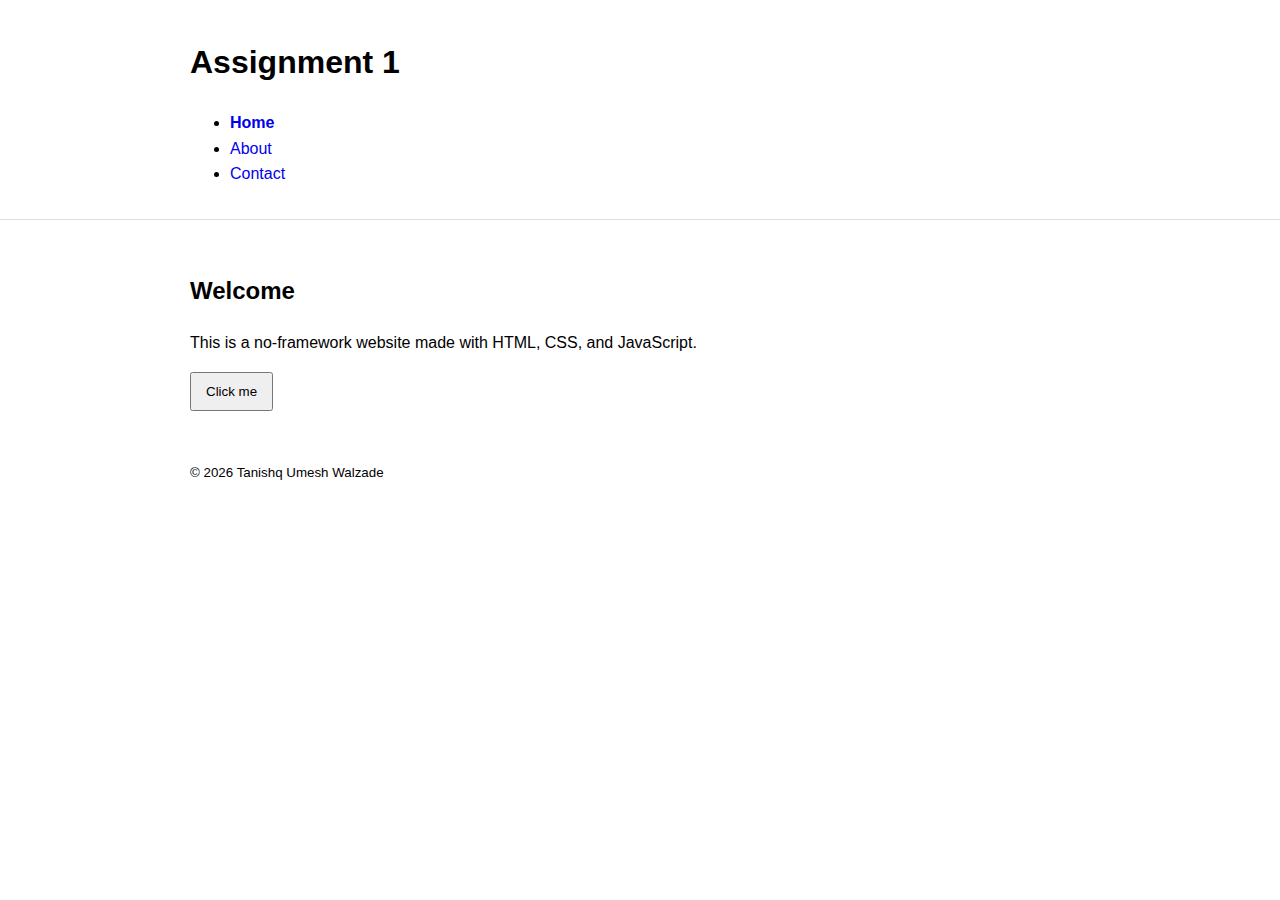
<file: no-framework/assignment-1/index.html>
<!DOCTYPE html>
<html lang="en">
<head>
  <meta charset="UTF-8" />
  <meta name="viewport" content="width=device-width, initial-scale=1.0" />
  <title>Assignment 1 - Home</title>
  <link rel="stylesheet" href="styles.css" />
  <link href="https://fonts.googleapis.com/css2?family=Roboto:wght@400;700&display=swap" rel="stylesheet">
</head>
<body>
  <header class="header">
    <div class="container">
      <h1 class="site-title">Assignment 1</h1>
      <nav class="nav">
        <ul class="nav-list">
          <li><a href="index.html" class="active">Home</a></li>
          <li><a href="about.html">About</a></li>
          <li><a href="contact.html">Contact</a></li>
        </ul>
      </nav>
    </div>
  </header>

  <main class="main">
    <div class="container">
      <section class="welcome-section">
        <h2>Welcome</h2>
        <p>This is a no-framework website made with HTML, CSS, and JavaScript.</p>
        <button id="ctaBtn">Click me</button>
        <p id="message" class="message"></p>
      </section>
    </div>
  </main>

  <footer class="footer">
    <div class="container">
      <small>&copy; 2026 Tanishq Umesh Walzade</small>
    </div>
  </footer>

  <script src="script.js"></script>
</body>
</html>
</file>
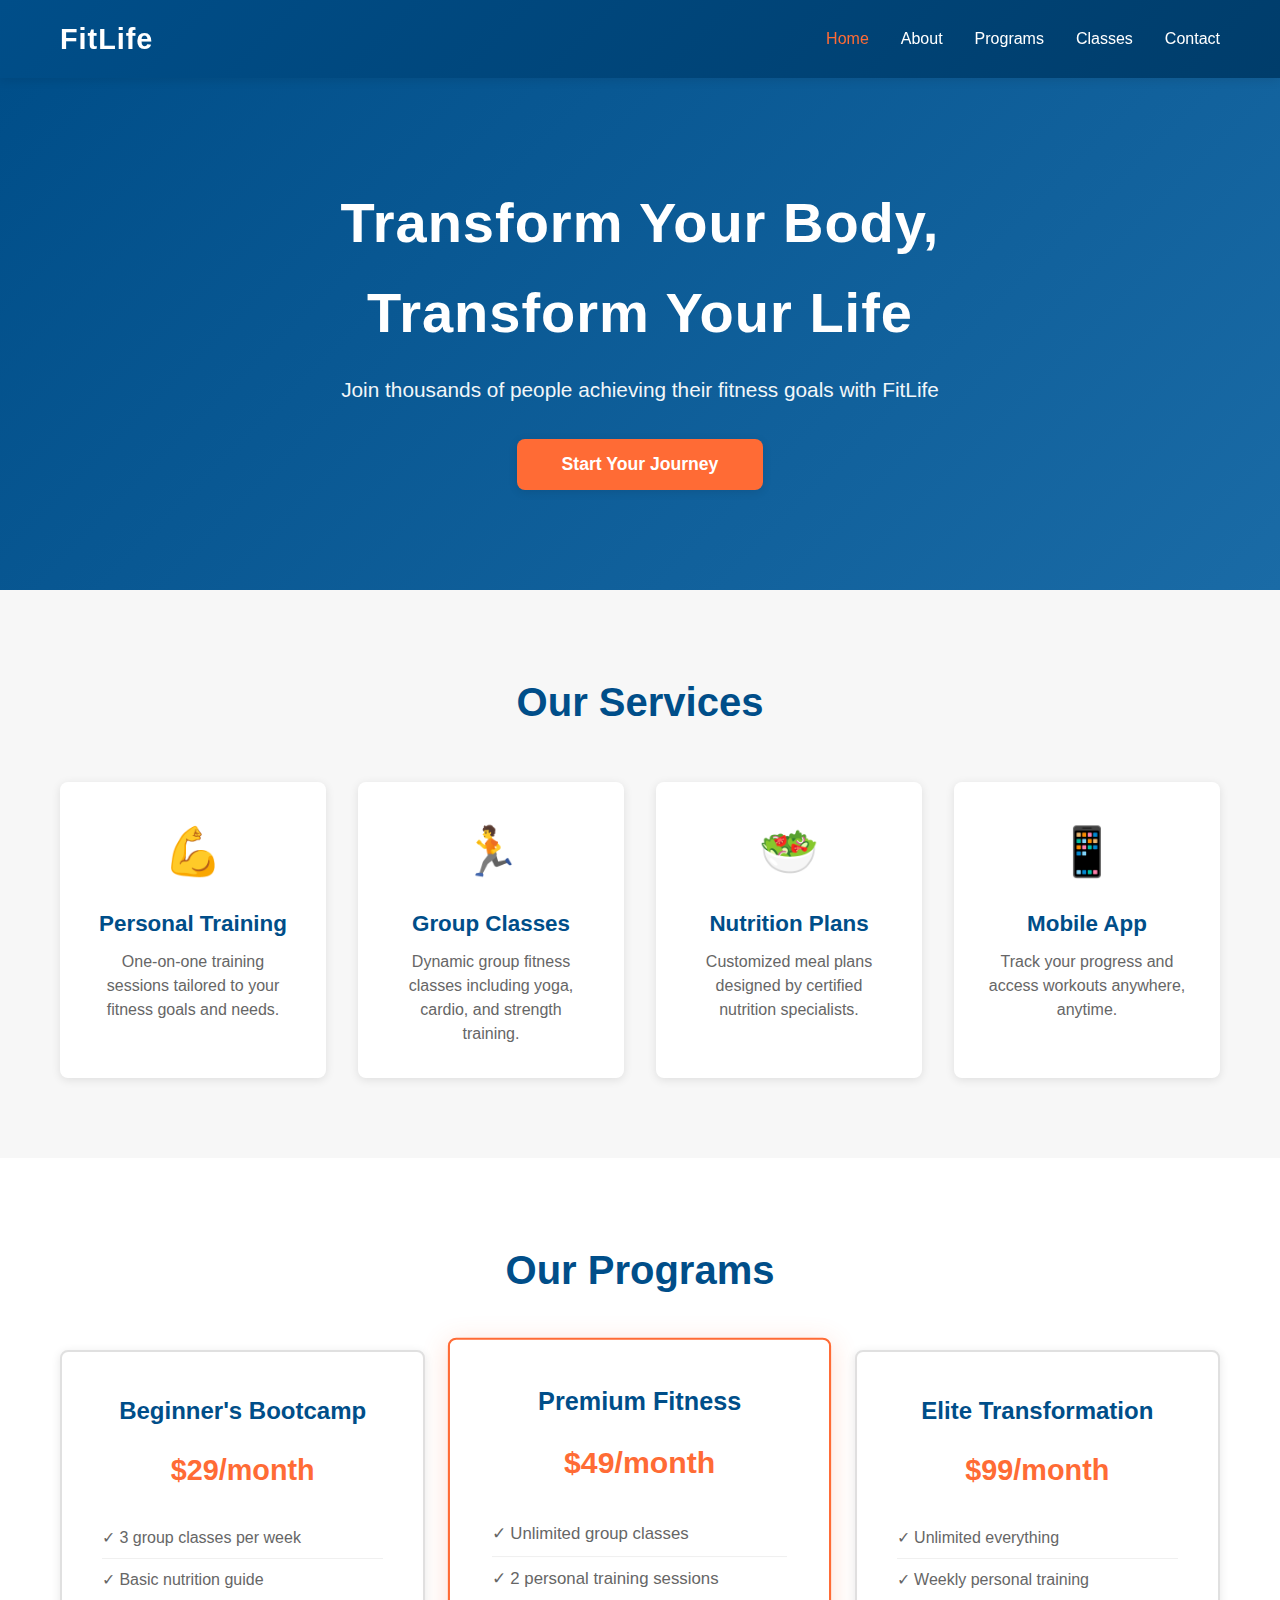
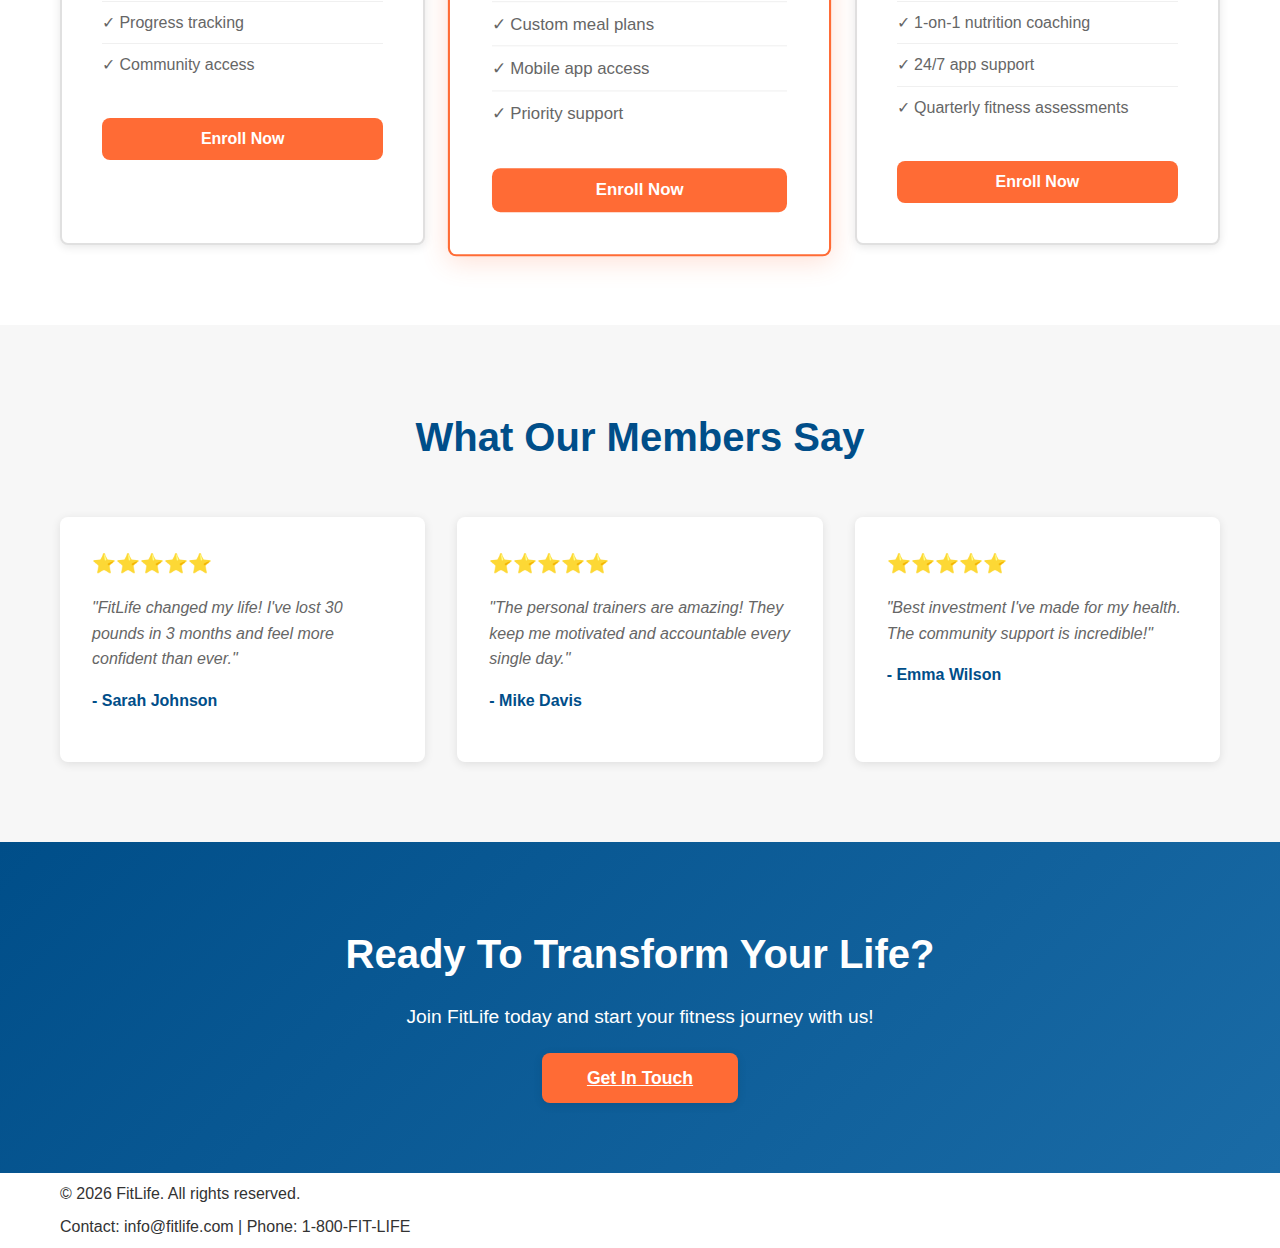
<file: no-framework/assignment-2.1/index.html>
<!DOCTYPE html>
<html lang="en">
<head>
    <meta charset="UTF-8">
    <meta name="viewport" content="width=device-width, initial-scale=1.0">
    <title>FitLife - Your Fitness Journey Starts Here</title>
    <link rel="stylesheet" href="styles.css">
</head>
<body>
    <!-- Header/Navigation -->
    <header class="navbar">
        <div class="container">
            <div class="logo">FitLife</div>
            <nav class="nav-links">
                <a href="index.html" class="active">Home</a>
                <a href="about.html">About</a>
                <a href="programs.html">Programs</a>
                <a href="classes.html">Classes</a>
                <a href="contact.html">Contact</a>
            </nav>
        </div>
    </header>

    <!-- Hero Section -->
    <section id="home" class="hero">
        <div class="hero-content">
            <h1>Transform Your Body, Transform Your Life</h1>
            <p>Join thousands of people achieving their fitness goals with FitLife</p>
            <button class="cta-button">Start Your Journey</button>
        </div>
    </section>

    <!-- Services Section -->
    <section id="services" class="services">
        <div class="container">
            <h2>Our Services</h2>
            <div class="services-grid">
                <div class="service-card">
                    <div class="service-icon">💪</div>
                    <h3>Personal Training</h3>
                    <p>One-on-one training sessions tailored to your fitness goals and needs.</p>
                </div>
                <div class="service-card">
                    <div class="service-icon">🏃</div>
                    <h3>Group Classes</h3>
                    <p>Dynamic group fitness classes including yoga, cardio, and strength training.</p>
                </div>
                <div class="service-card">
                    <div class="service-icon">🥗</div>
                    <h3>Nutrition Plans</h3>
                    <p>Customized meal plans designed by certified nutrition specialists.</p>
                </div>
                <div class="service-card">
                    <div class="service-icon">📱</div>
                    <h3>Mobile App</h3>
                    <p>Track your progress and access workouts anywhere, anytime.</p>
                </div>
            </div>
        </div>
    </section>

    <!-- Programs Section -->
    <section id="programs" class="programs">
        <div class="container">
            <h2>Our Programs</h2>
            <div class="programs-grid">
                <div class="program-card">
                    <h3>Beginner's Bootcamp</h3>
                    <p class="price">$29/month</p>
                    <ul>
                        <li>✓ 3 group classes per week</li>
                        <li>✓ Basic nutrition guide</li>
                        <li>✓ Progress tracking</li>
                        <li>✓ Community access</li>
                    </ul>
                    <button class="enroll-button">Enroll Now</button>
                </div>
                <div class="program-card featured">
                    <h3>Premium Fitness</h3>
                    <p class="price">$49/month</p>
                    <ul>
                        <li>✓ Unlimited group classes</li>
                        <li>✓ 2 personal training sessions</li>
                        <li>✓ Custom meal plans</li>
                        <li>✓ Mobile app access</li>
                        <li>✓ Priority support</li>
                    </ul>
                    <button class="enroll-button">Enroll Now</button>
                </div>
                <div class="program-card">
                    <h3>Elite Transformation</h3>
                    <p class="price">$99/month</p>
                    <ul>
                        <li>✓ Unlimited everything</li>
                        <li>✓ Weekly personal training</li>
                        <li>✓ 1-on-1 nutrition coaching</li>
                        <li>✓ 24/7 app support</li>
                        <li>✓ Quarterly fitness assessments</li>
                    </ul>
                    <button class="enroll-button">Enroll Now</button>
                </div>
            </div>
        </div>
    </section>

    <!-- Testimonials Section -->
    <section id="testimonials" class="testimonials">
        <div class="container">
            <h2>What Our Members Say</h2>
            <div class="testimonials-grid">
                <div class="testimonial-card">
                    <div class="stars">⭐⭐⭐⭐⭐</div>
                    <p>"FitLife changed my life! I've lost 30 pounds in 3 months and feel more confident than ever."</p>
                    <p class="author">- Sarah Johnson</p>
                </div>
                <div class="testimonial-card">
                    <div class="stars">⭐⭐⭐⭐⭐</div>
                    <p>"The personal trainers are amazing! They keep me motivated and accountable every single day."</p>
                    <p class="author">- Mike Davis</p>
                </div>
                <div class="testimonial-card">
                    <div class="stars">⭐⭐⭐⭐⭐</div>
                    <p>"Best investment I've made for my health. The community support is incredible!"</p>
                    <p class="author">- Emma Wilson</p>
                </div>
            </div>
        </div>
    </section>

    <!-- Get Started Section -->
    <section class="get-started">
        <div class="container">
            <h2>Ready To Transform Your Life?</h2>
            <p>Join FitLife today and start your fitness journey with us!</p>
            <a href="contact.html" class="cta-button">Get In Touch</a>
        </div>
    </section>

    <!-- Footer -->
    <footer class="footer">
        <div class="container">
            <p>&copy; 2026 FitLife. All rights reserved.</p>
            <p>Contact: info@fitlife.com | Phone: 1-800-FIT-LIFE</p>
        </div>
    </footer>
</body>
</html>
</file>
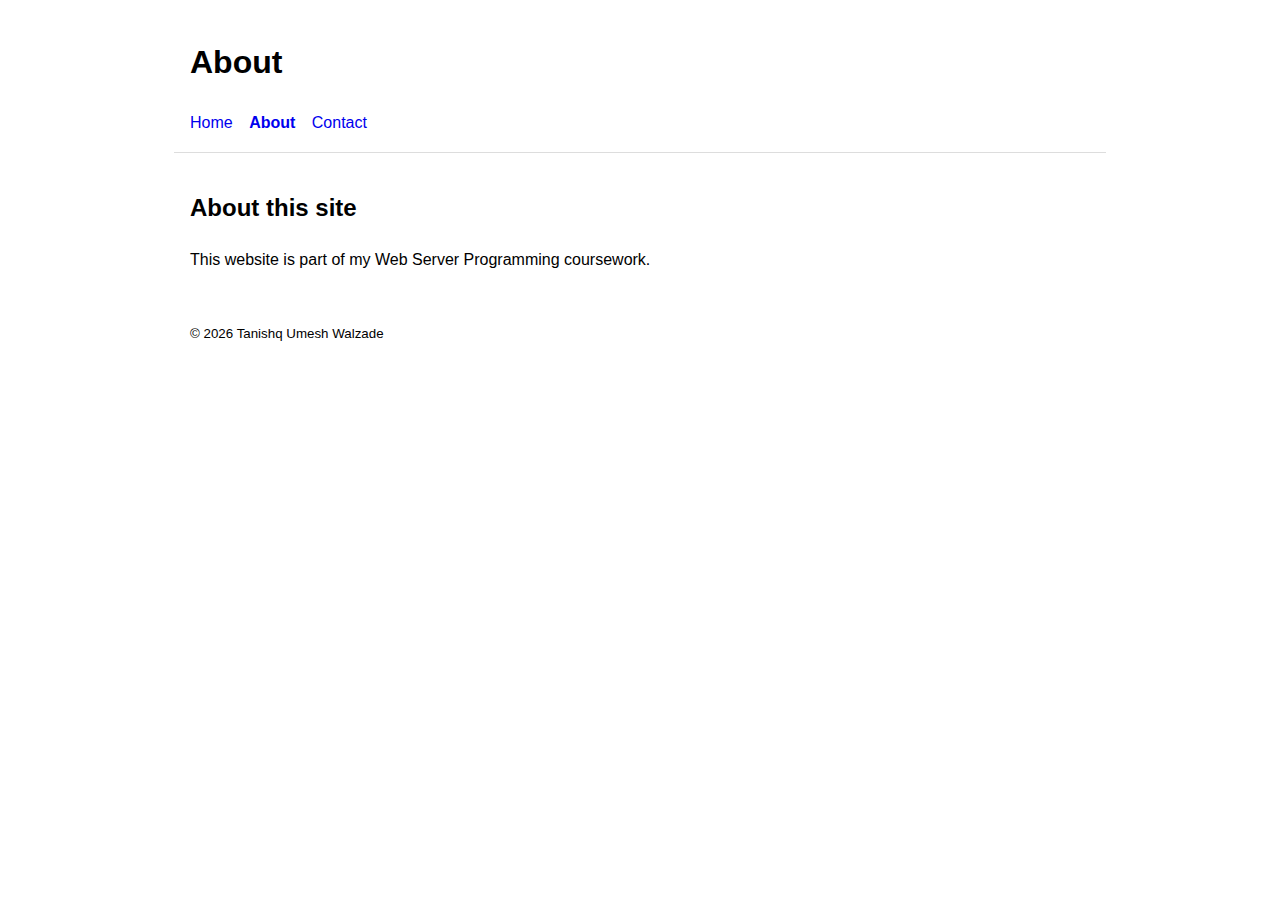
<file: no-framework/assignment-1/about.html>
<!DOCTYPE html>
<html lang="en">
<head>
  <meta charset="UTF-8" />
  <meta name="viewport" content="width=device-width, initial-scale=1.0" />
  <title>Assignment 1 - About</title>
  <link rel="stylesheet" href="styles.css" />
</head>
<body>
  <header class="container">
    <h1>About</h1>
    <nav>
      <a href="index.html">Home</a>
      <a href="about.html" class="active">About</a>
      <a href="contact.html">Contact</a>
    </nav>
  </header>

  <main class="container">
    <h2>About this site</h2>
    <p>This website is part of my Web Server Programming coursework.</p>
  </main>

  <footer class="container">
    <small>© 2026 Tanishq Umesh Walzade</small>
  </footer>
</body>
</html>
</file>
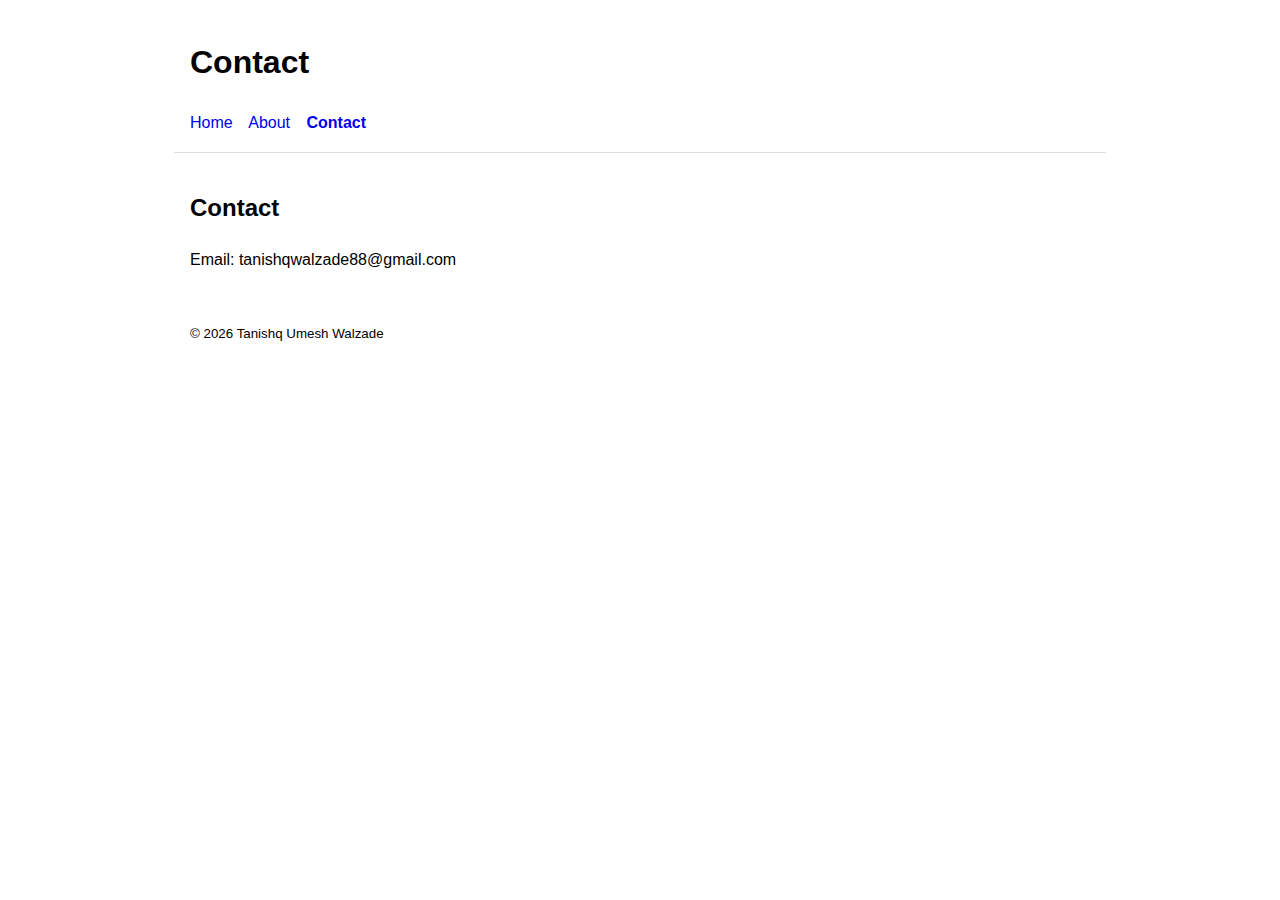
<file: no-framework/assignment-1/contact.html>
<!DOCTYPE html>
<html lang="en">
<head>
  <meta charset="UTF-8" />
  <meta name="viewport" content="width=device-width, initial-scale=1.0" />
  <title>Assignment 1 - Contact</title>
  <link rel="stylesheet" href="styles.css" />
</head>
<body>
  <header class="container">
    <h1>Contact</h1>
    <nav>
      <a href="index.html">Home</a>
      <a href="about.html">About</a>
      <a href="contact.html" class="active">Contact</a>
    </nav>
  </header>

  <main class="container">
    <h2>Contact</h2>
    <p>Email: tanishqwalzade88@gmail.com</p>
  </main>

  <footer class="container">
    <small>© 2026 Tanishq Umesh Walzade</small>
  </footer>
</body>
</html>
</file>
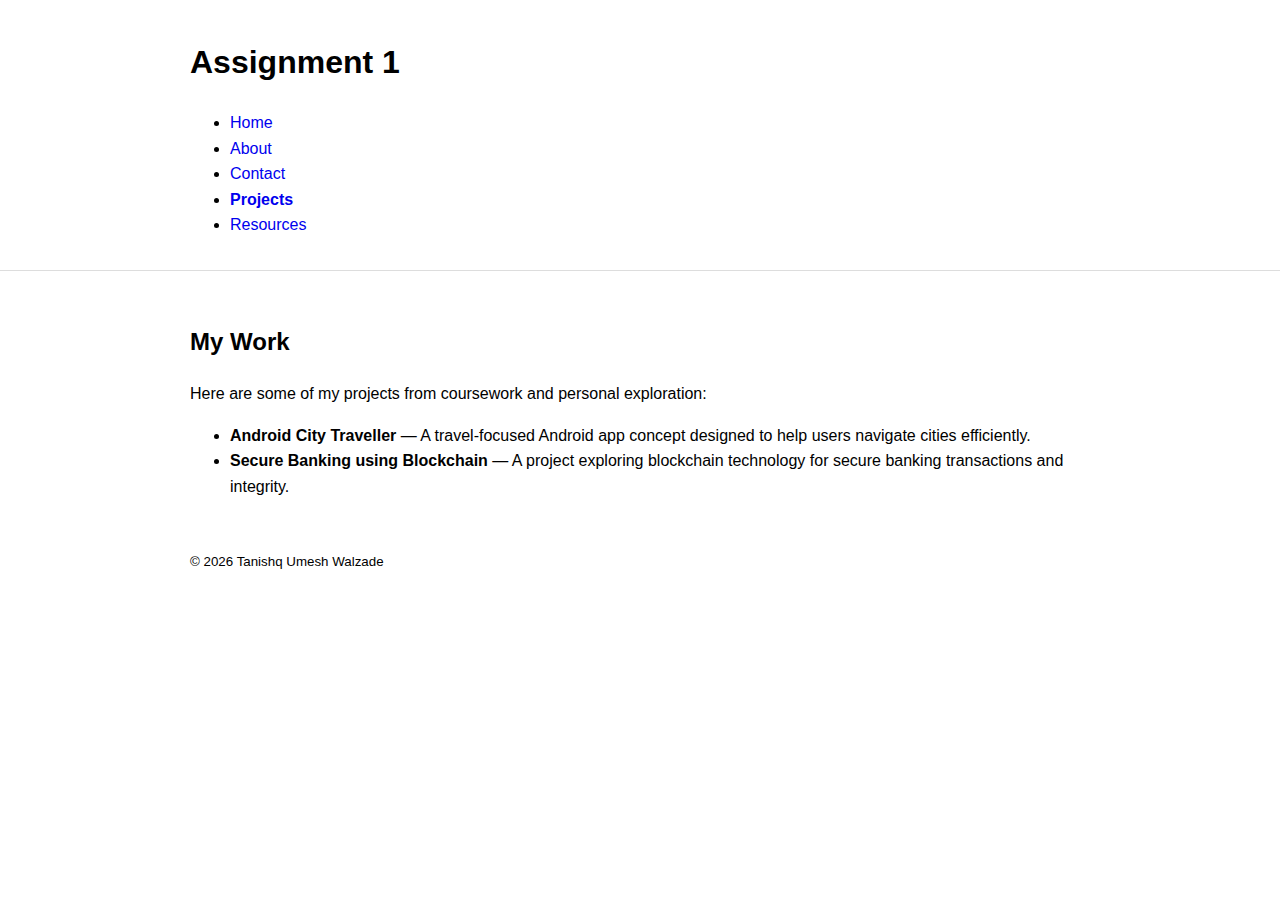
<file: no-framework/assignment-1/projects.html>
<!DOCTYPE html>
<html lang="en">
<head>
  <meta charset="UTF-8" />
  <meta name="viewport" content="width=device-width, initial-scale=1.0" />
  <title>Assignment 1 - Projects</title>
  <link rel="stylesheet" href="styles.css" />
  <link href="https://fonts.googleapis.com/css2?family=Roboto:wght@400;700&display=swap" rel="stylesheet">
</head>
<body>
  <header class="header">
    <div class="container">
      <h1 class="site-title">Assignment 1</h1>
      <nav class="nav">
        <ul class="nav-list">
          <li><a href="index.html">Home</a></li>
          <li><a href="about.html">About</a></li>
          <li><a href="contact.html">Contact</a></li>
          <li><a href="projects.html" class="active">Projects</a></li>
          <li><a href="resources.html">Resources</a></li>
        </ul>
      </nav>
    </div>
  </header>

  <main class="main">
    <div class="container">
      <section class="projects-section">
        <h2>My Work</h2>
        <p>Here are some of my projects from coursework and personal exploration:</p>
        <ul>
          <li><strong>Android City Traveller</strong> — A travel-focused Android app concept designed to help users navigate cities efficiently.</li>
          <li><strong>Secure Banking using Blockchain</strong> — A project exploring blockchain technology for secure banking transactions and integrity.</li>
        </ul>
      </section>
    </div>
  </main>

  <footer class="footer">
    <div class="container">
      <small>&copy; 2026 Tanishq Umesh Walzade</small>
    </div>
  </footer>
</body>
</html>
</file>
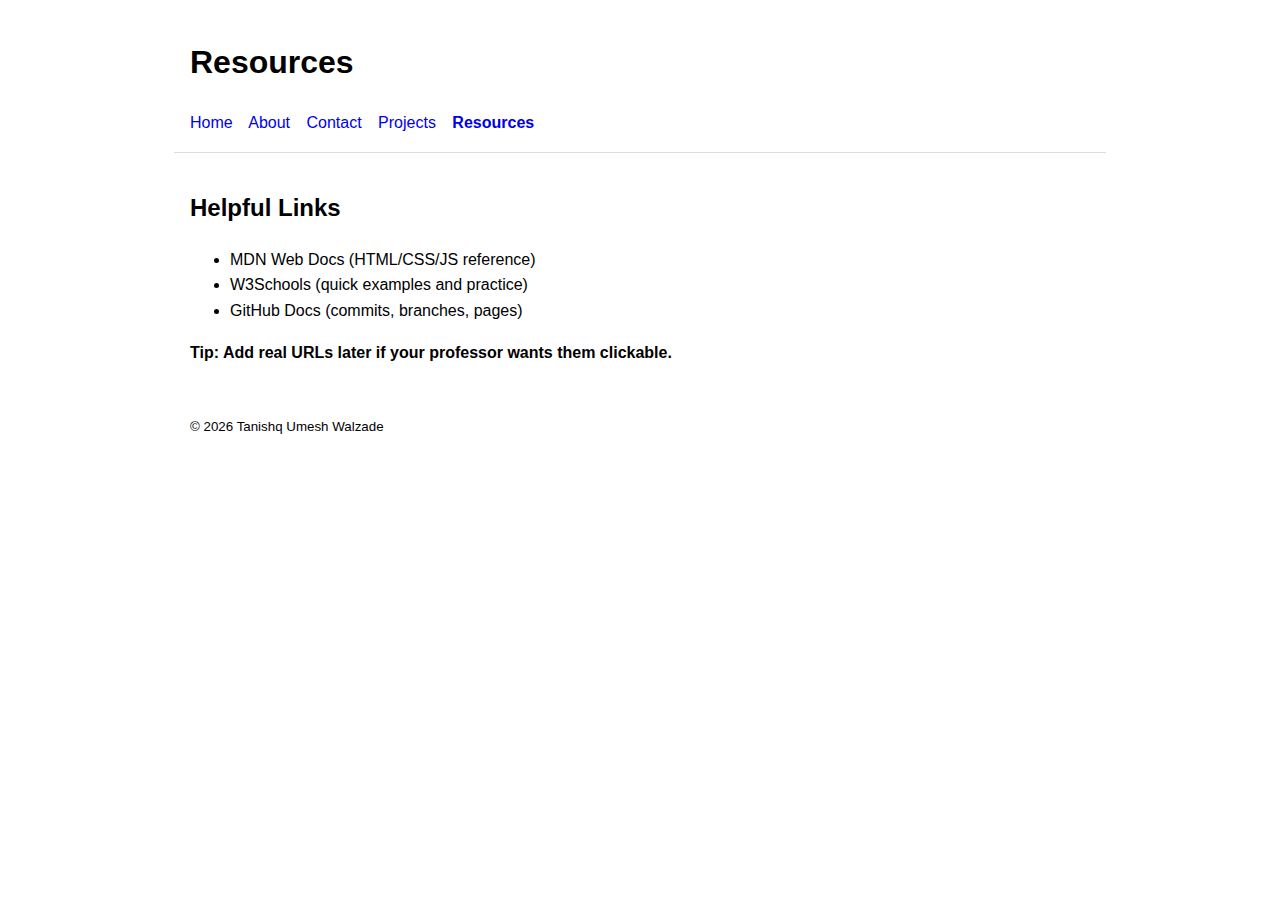
<file: no-framework/assignment-1/resources.html>
<!DOCTYPE html>
<html lang="en">
<head>
  <meta charset="UTF-8" />
  <meta name="viewport" content="width=device-width, initial-scale=1.0" />
  <title>Assignment 1 - Resources</title>
  <link rel="stylesheet" href="styles.css" />
</head>
<body>
  <header class="container">
    <h1>Resources</h1>
    <nav>
      <a href="index.html">Home</a>
      <a href="about.html">About</a>
      <a href="contact.html">Contact</a>
      <a href="projects.html">Projects</a>
      <a href="resources.html" class="active">Resources</a>
    </nav>
  </header>

  <main class="container">
    <h2>Helpful Links</h2>
    <ul>
      <li>MDN Web Docs (HTML/CSS/JS reference)</li>
      <li>W3Schools (quick examples and practice)</li>
      <li>GitHub Docs (commits, branches, pages)</li>
    </ul>
    <p class="message">Tip: Add real URLs later if your professor wants them clickable.</p>
  </main>

  <footer class="container">
    <small>© 2026 Tanishq Umesh Walzade</small>
  </footer>
</body>
</html>
</file>
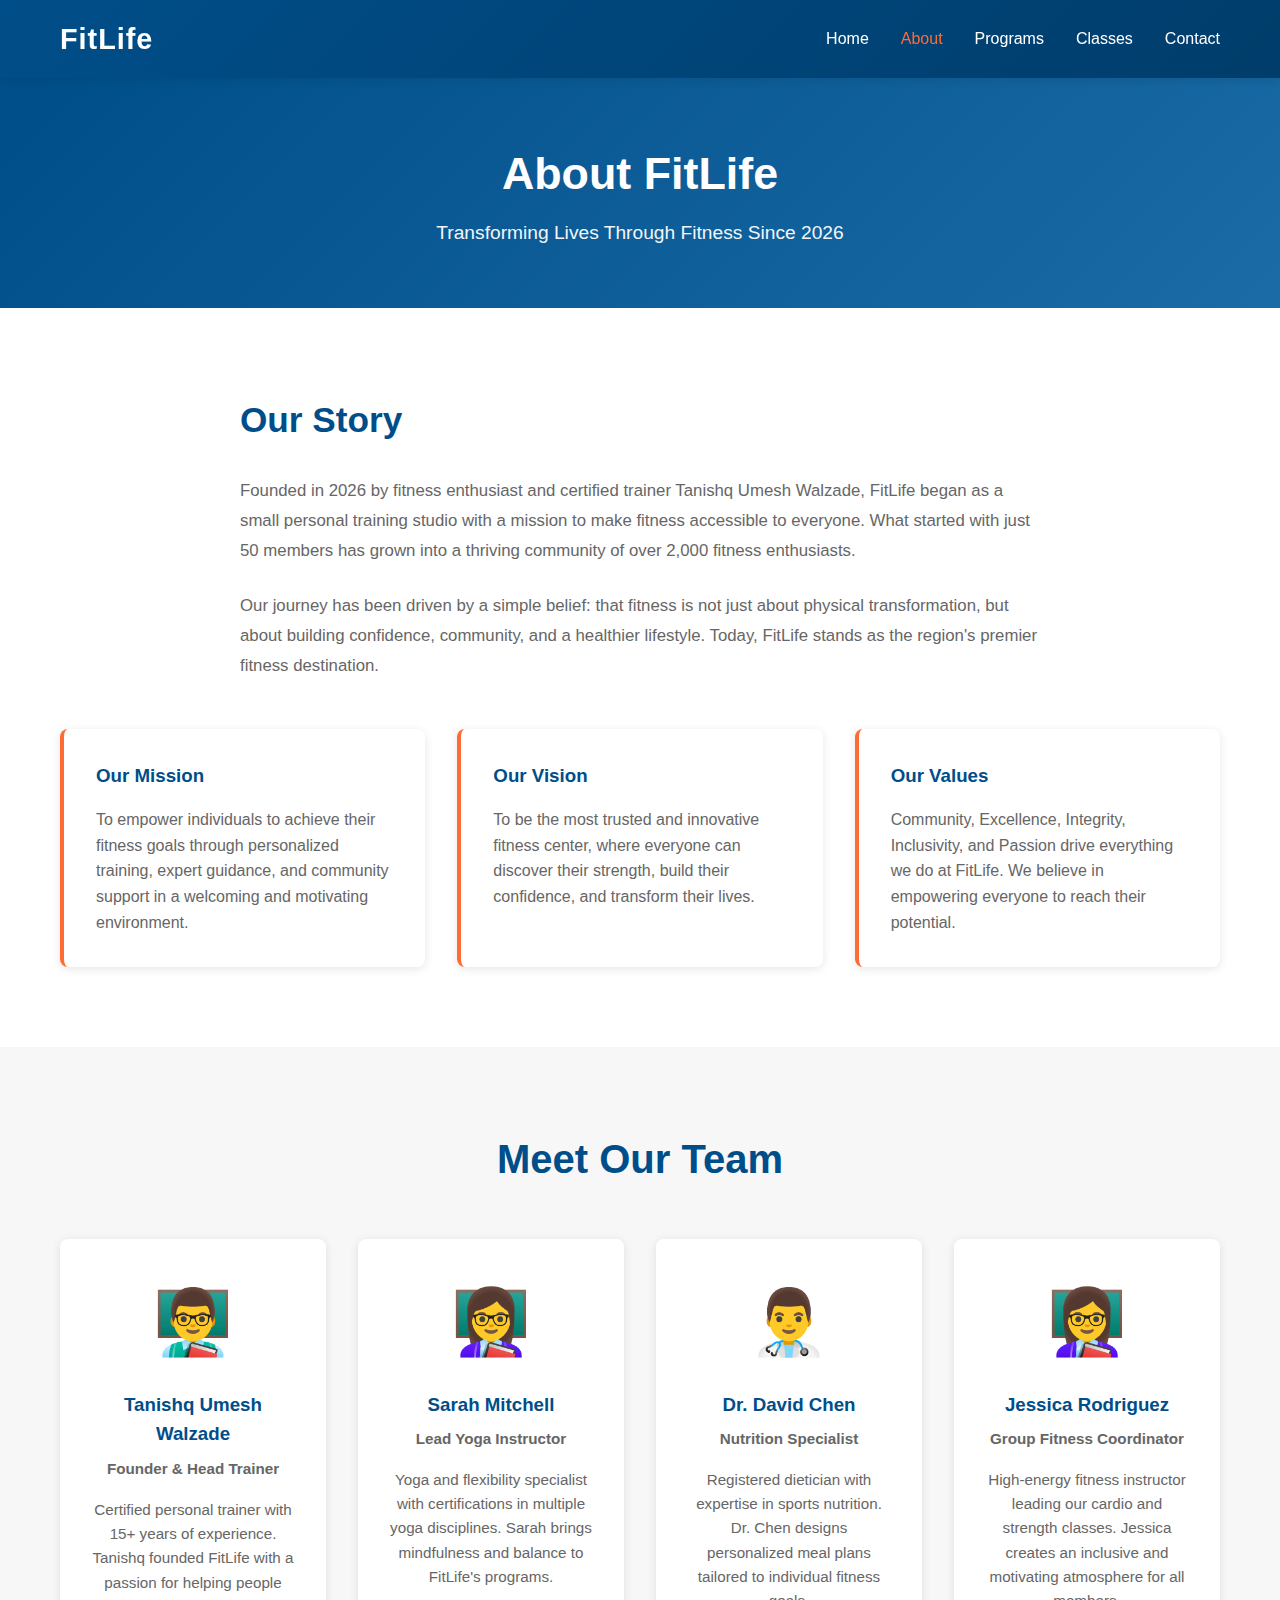
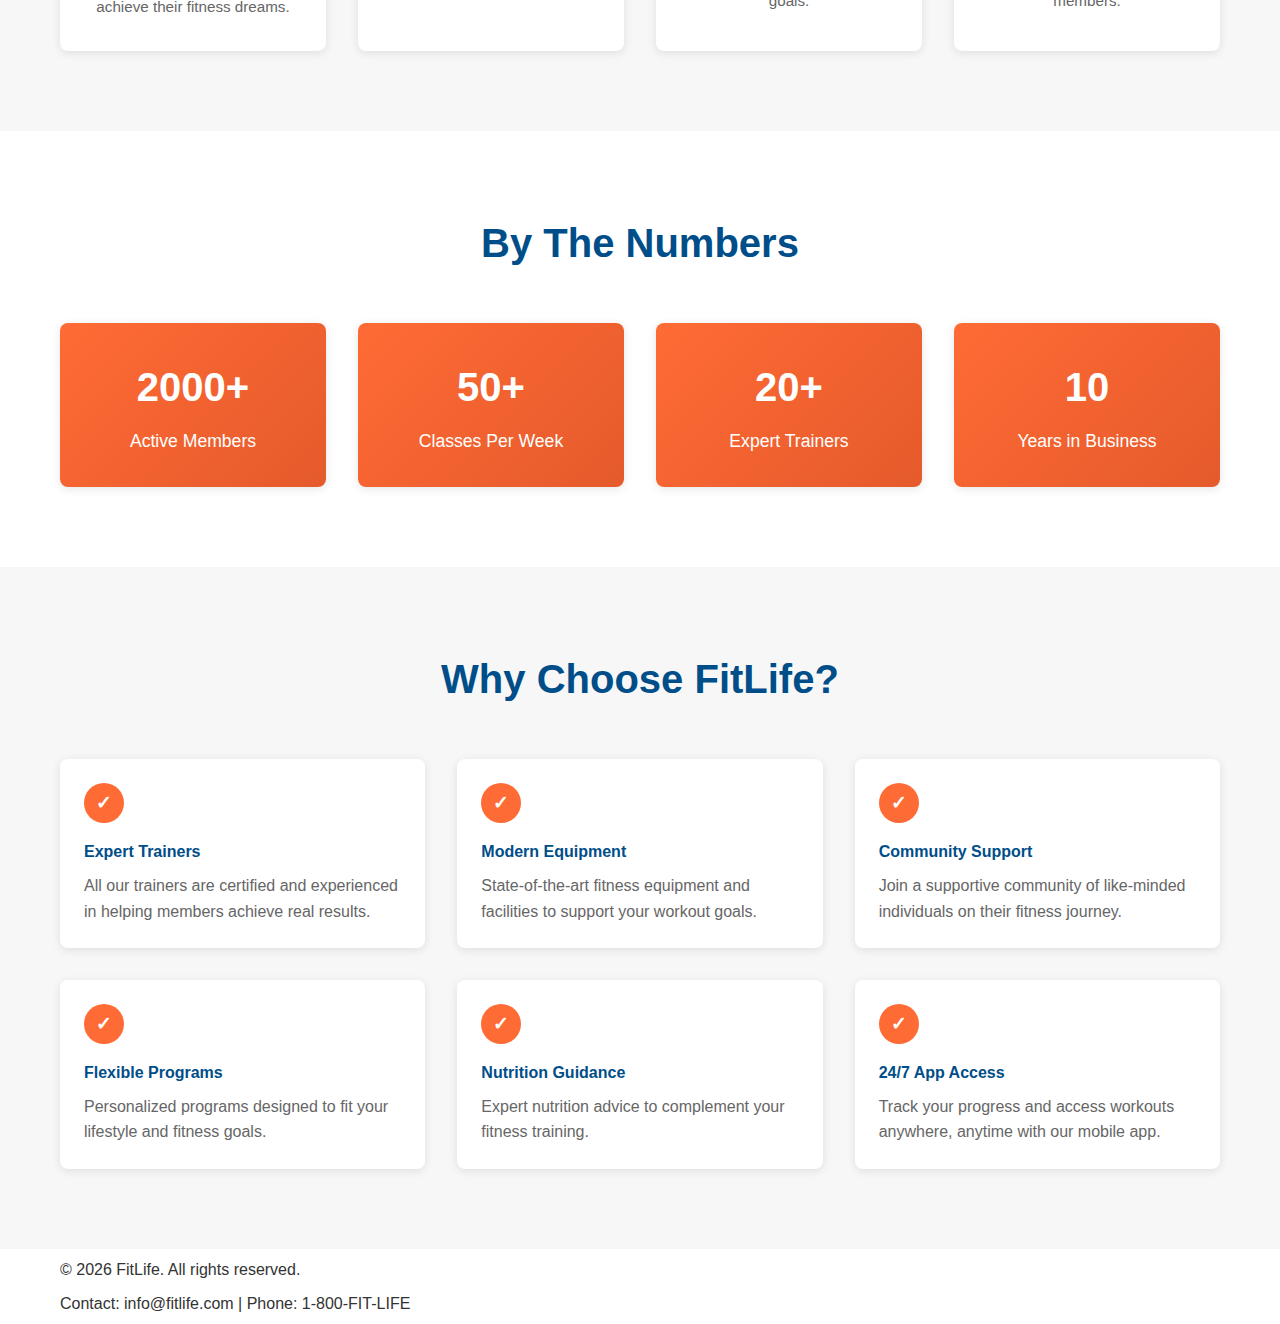
<file: no-framework/assignment-2.1/about.html>
<!DOCTYPE html>
<html lang="en">
<head>
    <meta charset="UTF-8">
    <meta name="viewport" content="width=device-width, initial-scale=1.0">
    <title>About Us - FitLife</title>
    <link rel="stylesheet" href="styles.css">
</head>
<body>
    <!-- Header/Navigation -->
    <header class="navbar">
        <div class="container">
            <div class="logo">FitLife</div>
            <nav class="nav-links">
                <a href="index.html">Home</a>
                <a href="about.html" class="active">About</a>
                <a href="programs.html">Programs</a>
                <a href="classes.html">Classes</a>
                <a href="contact.html">Contact</a>
            </nav>
        </div>
    </header>

    <!-- Page Header -->
    <section class="page-header">
        <h1>About FitLife</h1>
        <p>Transforming Lives Through Fitness Since 2026</p>
    </section>

    <!-- About Content -->
    <section class="about-section">
        <div class="container">
            <div class="about-content">
                <h2>Our Story</h2>
                <p>
                    Founded in 2026 by fitness enthusiast and certified trainer Tanishq Umesh Walzade, FitLife began as a small personal training studio 
                    with a mission to make fitness accessible to everyone. What started with just 50 members has grown into a thriving community 
                    of over 2,000 fitness enthusiasts.
                </p>
                <p>
                    Our journey has been driven by a simple belief: that fitness is not just about physical transformation, but about building 
                    confidence, community, and a healthier lifestyle. Today, FitLife stands as the region's premier fitness destination.
                </p>
            </div>

            <div class="mission-vision">
                <div class="mission-card">
                    <h3>Our Mission</h3>
                    <p>To empower individuals to achieve their fitness goals through personalized training, expert guidance, and community support in a welcoming and motivating environment.</p>
                </div>
                <div class="mission-card">
                    <h3>Our Vision</h3>
                    <p>To be the most trusted and innovative fitness center, where everyone can discover their strength, build their confidence, and transform their lives.</p>
                </div>
                <div class="mission-card">
                    <h3>Our Values</h3>
                    <p>Community, Excellence, Integrity, Inclusivity, and Passion drive everything we do at FitLife. We believe in empowering everyone to reach their potential.</p>
                </div>
            </div>
        </div>
    </section>

    <!-- Team Section -->
    <section class="team-section">
        <div class="container">
            <h2>Meet Our Team</h2>
            <div class="team-grid">
                <div class="team-member">
                    <div class="member-avatar">👨‍🏫</div>
                    <h3>Tanishq Umesh Walzade</h3>
                    <p class="member-title">Founder & Head Trainer</p>
                    <p>Certified personal trainer with 15+ years of experience. Tanishq founded FitLife with a passion for helping people achieve their fitness dreams.</p>
                </div>
                <div class="team-member">
                    <div class="member-avatar">👩‍🏫</div>
                    <h3>Sarah Mitchell</h3>
                    <p class="member-title">Lead Yoga Instructor</p>
                    <p>Yoga and flexibility specialist with certifications in multiple yoga disciplines. Sarah brings mindfulness and balance to FitLife's programs.</p>
                </div>
                <div class="team-member">
                    <div class="member-avatar">👨‍⚕️</div>
                    <h3>Dr. David Chen</h3>
                    <p class="member-title">Nutrition Specialist</p>
                    <p>Registered dietician with expertise in sports nutrition. Dr. Chen designs personalized meal plans tailored to individual fitness goals.</p>
                </div>
                <div class="team-member">
                    <div class="member-avatar">👩‍🏫</div>
                    <h3>Jessica Rodriguez</h3>
                    <p class="member-title">Group Fitness Coordinator</p>
                    <p>High-energy fitness instructor leading our cardio and strength classes. Jessica creates an inclusive and motivating atmosphere for all members.</p>
                </div>
            </div>
        </div>
    </section>

    <!-- Stats Section -->
    <section class="stats-section">
        <div class="container">
            <h2>By The Numbers</h2>
            <div class="stats-grid">
                <div class="stat-card">
                    <div class="stat-number">2000+</div>
                    <p>Active Members</p>
                </div>
                <div class="stat-card">
                    <div class="stat-number">50+</div>
                    <p>Classes Per Week</p>
                </div>
                <div class="stat-card">
                    <div class="stat-number">20+</div>
                    <p>Expert Trainers</p>
                </div>
                <div class="stat-card">
                    <div class="stat-number">10</div>
                    <p>Years in Business</p>
                </div>
            </div>
        </div>
    </section>

    <!-- Why Choose Us -->
    <section class="why-us">
        <div class="container">
            <h2>Why Choose FitLife?</h2>
            <div class="features-list">
                <div class="feature-item">
                    <span class="feature-icon">✓</span>
                    <h4>Expert Trainers</h4>
                    <p>All our trainers are certified and experienced in helping members achieve real results.</p>
                </div>
                <div class="feature-item">
                    <span class="feature-icon">✓</span>
                    <h4>Modern Equipment</h4>
                    <p>State-of-the-art fitness equipment and facilities to support your workout goals.</p>
                </div>
                <div class="feature-item">
                    <span class="feature-icon">✓</span>
                    <h4>Community Support</h4>
                    <p>Join a supportive community of like-minded individuals on their fitness journey.</p>
                </div>
                <div class="feature-item">
                    <span class="feature-icon">✓</span>
                    <h4>Flexible Programs</h4>
                    <p>Personalized programs designed to fit your lifestyle and fitness goals.</p>
                </div>
                <div class="feature-item">
                    <span class="feature-icon">✓</span>
                    <h4>Nutrition Guidance</h4>
                    <p>Expert nutrition advice to complement your fitness training.</p>
                </div>
                <div class="feature-item">
                    <span class="feature-icon">✓</span>
                    <h4>24/7 App Access</h4>
                    <p>Track your progress and access workouts anywhere, anytime with our mobile app.</p>
                </div>
            </div>
        </div>
    </section>

    <!-- Footer -->
    <footer class="footer">
        <div class="container">
            <p>&copy; 2026 FitLife. All rights reserved.</p>
            <p>Contact: info@fitlife.com | Phone: 1-800-FIT-LIFE</p>
        </div>
    </footer>
</body>
</html>
</file>
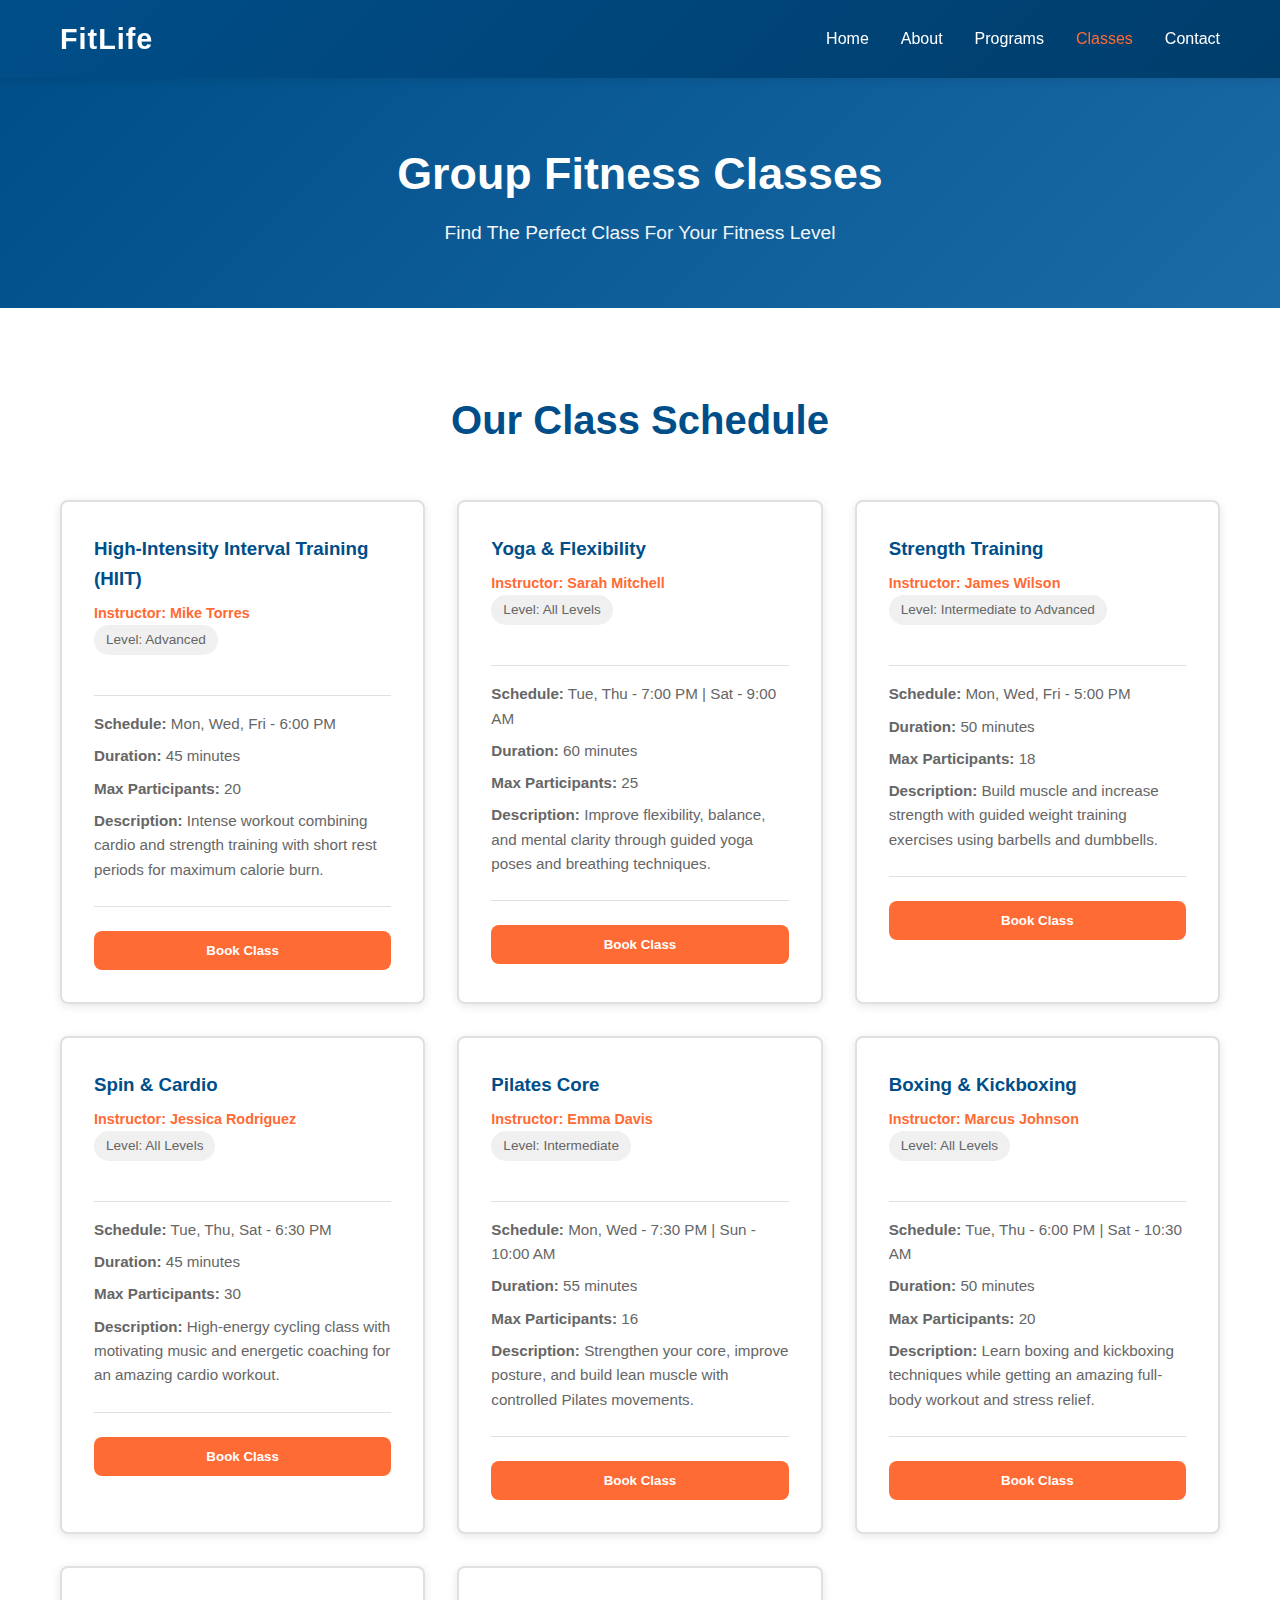
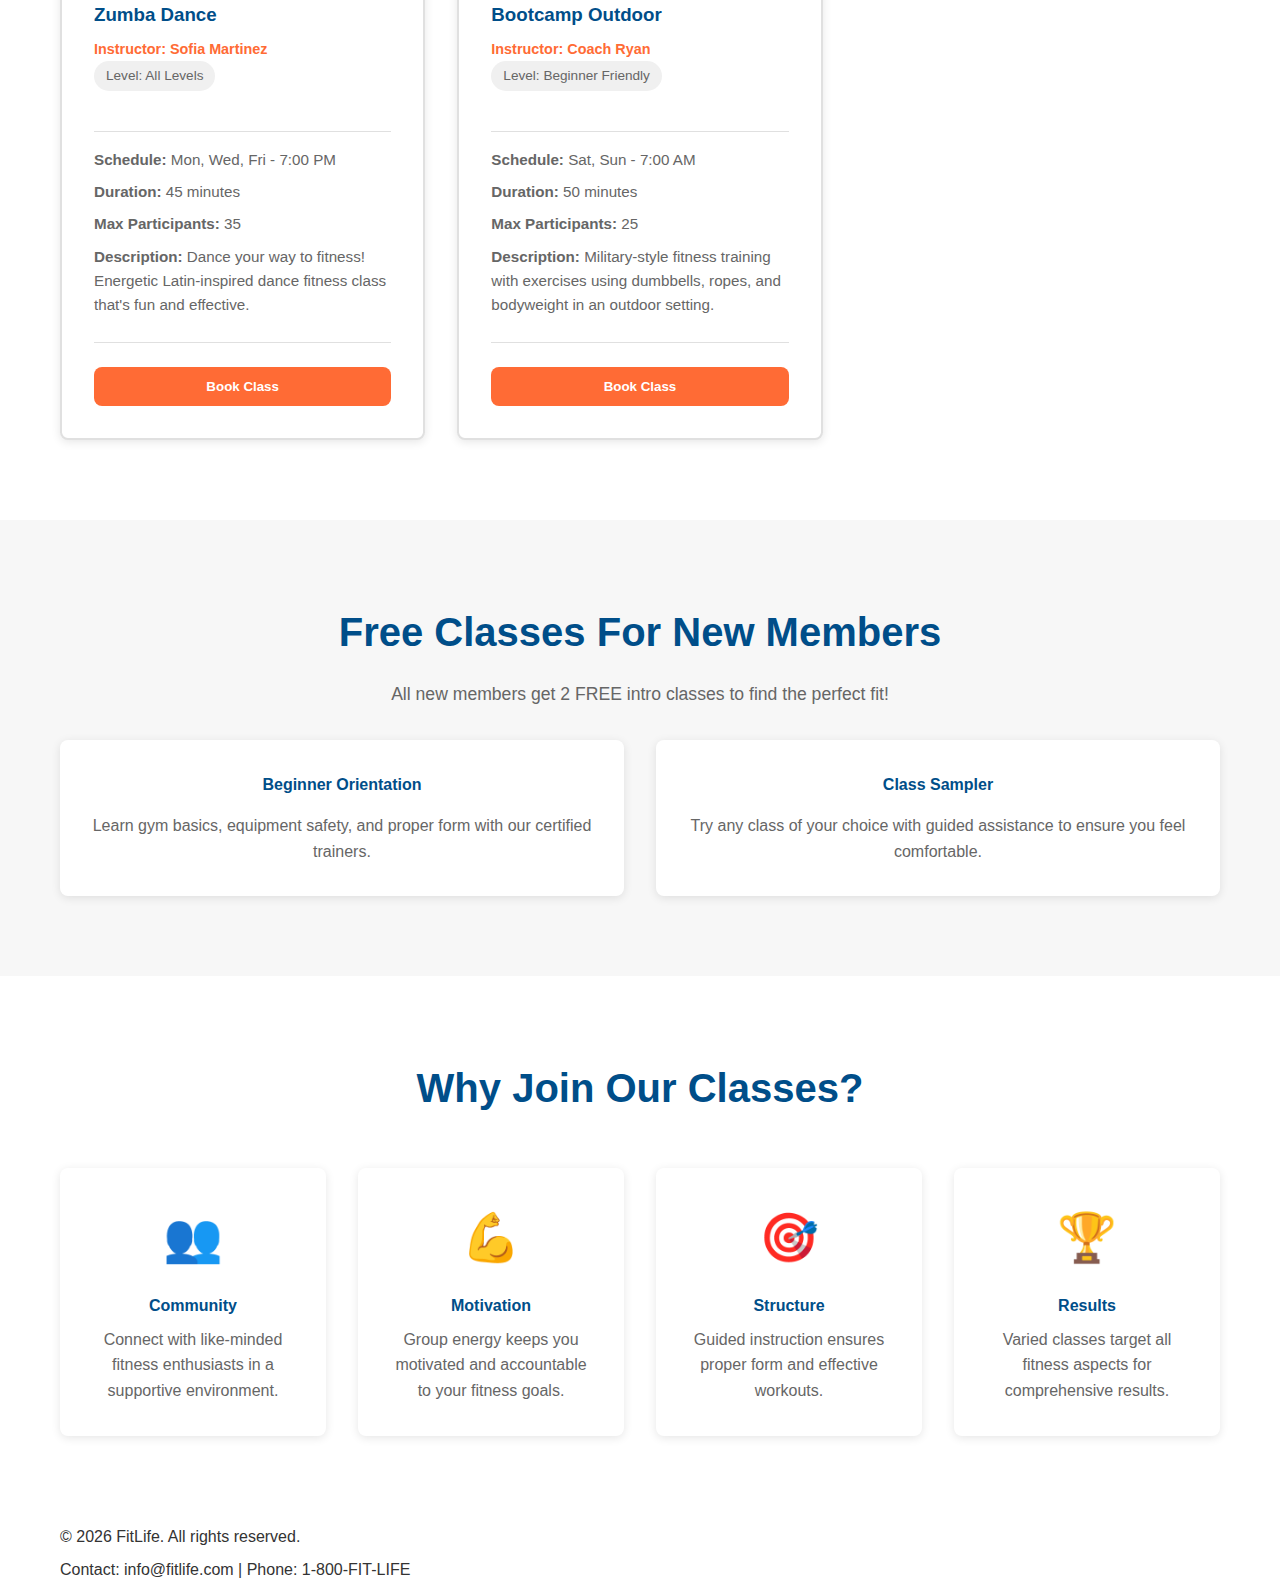
<file: no-framework/assignment-2.1/classes.html>
<!DOCTYPE html>
<html lang="en">
<head>
    <meta charset="UTF-8">
    <meta name="viewport" content="width=device-width, initial-scale=1.0">
    <title>Classes - FitLife</title>
    <link rel="stylesheet" href="styles.css">
</head>
<body>
    <!-- Header/Navigation -->
    <header class="navbar">
        <div class="container">
            <div class="logo">FitLife</div>
            <nav class="nav-links">
                <a href="index.html">Home</a>
                <a href="about.html">About</a>
                <a href="programs.html">Programs</a>
                <a href="classes.html" class="active">Classes</a>
                <a href="contact.html">Contact</a>
            </nav>
        </div>
    </header>

    <!-- Page Header -->
    <section class="page-header">
        <h1>Group Fitness Classes</h1>
        <p>Find The Perfect Class For Your Fitness Level</p>
    </section>

    <!-- Class Categories -->
    <section class="classes-section">
        <div class="container">
            <h2>Our Class Schedule</h2>
            <div class="classes-grid">
                <div class="class-card">
                    <h3>High-Intensity Interval Training (HIIT)</h3>
                    <p class="instructor">Instructor: Mike Torres</p>
                    <p class="level">Level: Advanced</p>
                    <div class="class-details">
                        <p><strong>Schedule:</strong> Mon, Wed, Fri - 6:00 PM</p>
                        <p><strong>Duration:</strong> 45 minutes</p>
                        <p><strong>Max Participants:</strong> 20</p>
                        <p><strong>Description:</strong> Intense workout combining cardio and strength training with short rest periods for maximum calorie burn.</p>
                    </div>
                    <button class="class-button">Book Class</button>
                </div>

                <div class="class-card">
                    <h3>Yoga & Flexibility</h3>
                    <p class="instructor">Instructor: Sarah Mitchell</p>
                    <p class="level">Level: All Levels</p>
                    <div class="class-details">
                        <p><strong>Schedule:</strong> Tue, Thu - 7:00 PM | Sat - 9:00 AM</p>
                        <p><strong>Duration:</strong> 60 minutes</p>
                        <p><strong>Max Participants:</strong> 25</p>
                        <p><strong>Description:</strong> Improve flexibility, balance, and mental clarity through guided yoga poses and breathing techniques.</p>
                    </div>
                    <button class="class-button">Book Class</button>
                </div>

                <div class="class-card">
                    <h3>Strength Training</h3>
                    <p class="instructor">Instructor: James Wilson</p>
                    <p class="level">Level: Intermediate to Advanced</p>
                    <div class="class-details">
                        <p><strong>Schedule:</strong> Mon, Wed, Fri - 5:00 PM</p>
                        <p><strong>Duration:</strong> 50 minutes</p>
                        <p><strong>Max Participants:</strong> 18</p>
                        <p><strong>Description:</strong> Build muscle and increase strength with guided weight training exercises using barbells and dumbbells.</p>
                    </div>
                    <button class="class-button">Book Class</button>
                </div>

                <div class="class-card">
                    <h3>Spin & Cardio</h3>
                    <p class="instructor">Instructor: Jessica Rodriguez</p>
                    <p class="level">Level: All Levels</p>
                    <div class="class-details">
                        <p><strong>Schedule:</strong> Tue, Thu, Sat - 6:30 PM</p>
                        <p><strong>Duration:</strong> 45 minutes</p>
                        <p><strong>Max Participants:</strong> 30</p>
                        <p><strong>Description:</strong> High-energy cycling class with motivating music and energetic coaching for an amazing cardio workout.</p>
                    </div>
                    <button class="class-button">Book Class</button>
                </div>

                <div class="class-card">
                    <h3>Pilates Core</h3>
                    <p class="instructor">Instructor: Emma Davis</p>
                    <p class="level">Level: Intermediate</p>
                    <div class="class-details">
                        <p><strong>Schedule:</strong> Mon, Wed - 7:30 PM | Sun - 10:00 AM</p>
                        <p><strong>Duration:</strong> 55 minutes</p>
                        <p><strong>Max Participants:</strong> 16</p>
                        <p><strong>Description:</strong> Strengthen your core, improve posture, and build lean muscle with controlled Pilates movements.</p>
                    </div>
                    <button class="class-button">Book Class</button>
                </div>

                <div class="class-card">
                    <h3>Boxing & Kickboxing</h3>
                    <p class="instructor">Instructor: Marcus Johnson</p>
                    <p class="level">Level: All Levels</p>
                    <div class="class-details">
                        <p><strong>Schedule:</strong> Tue, Thu - 6:00 PM | Sat - 10:30 AM</p>
                        <p><strong>Duration:</strong> 50 minutes</p>
                        <p><strong>Max Participants:</strong> 20</p>
                        <p><strong>Description:</strong> Learn boxing and kickboxing techniques while getting an amazing full-body workout and stress relief.</p>
                    </div>
                    <button class="class-button">Book Class</button>
                </div>

                <div class="class-card">
                    <h3>Zumba Dance</h3>
                    <p class="instructor">Instructor: Sofia Martinez</p>
                    <p class="level">Level: All Levels</p>
                    <div class="class-details">
                        <p><strong>Schedule:</strong> Mon, Wed, Fri - 7:00 PM</p>
                        <p><strong>Duration:</strong> 45 minutes</p>
                        <p><strong>Max Participants:</strong> 35</p>
                        <p><strong>Description:</strong> Dance your way to fitness! Energetic Latin-inspired dance fitness class that's fun and effective.</p>
                    </div>
                    <button class="class-button">Book Class</button>
                </div>

                <div class="class-card">
                    <h3>Bootcamp Outdoor</h3>
                    <p class="instructor">Instructor: Coach Ryan</p>
                    <p class="level">Level: Beginner Friendly</p>
                    <div class="class-details">
                        <p><strong>Schedule:</strong> Sat, Sun - 7:00 AM</p>
                        <p><strong>Duration:</strong> 50 minutes</p>
                        <p><strong>Max Participants:</strong> 25</p>
                        <p><strong>Description:</strong> Military-style fitness training with exercises using dumbbells, ropes, and bodyweight in an outdoor setting.</p>
                    </div>
                    <button class="class-button">Book Class</button>
                </div>
            </div>
        </div>
    </section>

    <!-- New Member Classes -->
    <section class="new-member-classes">
        <div class="container">
            <h2>Free Classes For New Members</h2>
            <p class="section-subtitle">All new members get 2 FREE intro classes to find the perfect fit!</p>
            <div class="free-classes-info">
                <div class="info-card">
                    <h4>Beginner Orientation</h4>
                    <p>Learn gym basics, equipment safety, and proper form with our certified trainers.</p>
                </div>
                <div class="info-card">
                    <h4>Class Sampler</h4>
                    <p>Try any class of your choice with guided assistance to ensure you feel comfortable.</p>
                </div>
            </div>
        </div>
    </section>

    <!-- Class Benefits -->
    <section class="class-benefits">
        <div class="container">
            <h2>Why Join Our Classes?</h2>
            <div class="benefits-grid">
                <div class="benefit-item">
                    <div class="benefit-icon">👥</div>
                    <h4>Community</h4>
                    <p>Connect with like-minded fitness enthusiasts in a supportive environment.</p>
                </div>
                <div class="benefit-item">
                    <div class="benefit-icon">💪</div>
                    <h4>Motivation</h4>
                    <p>Group energy keeps you motivated and accountable to your fitness goals.</p>
                </div>
                <div class="benefit-item">
                    <div class="benefit-icon">🎯</div>
                    <h4>Structure</h4>
                    <p>Guided instruction ensures proper form and effective workouts.</p>
                </div>
                <div class="benefit-item">
                    <div class="benefit-icon">🏆</div>
                    <h4>Results</h4>
                    <p>Varied classes target all fitness aspects for comprehensive results.</p>
                </div>
            </div>
        </div>
    </section>

    <!-- Footer -->
    <footer class="footer">
        <div class="container">
            <p>&copy; 2026 FitLife. All rights reserved.</p>
            <p>Contact: info@fitlife.com | Phone: 1-800-FIT-LIFE</p>
        </div>
    </footer>
</body>
</html>
</file>
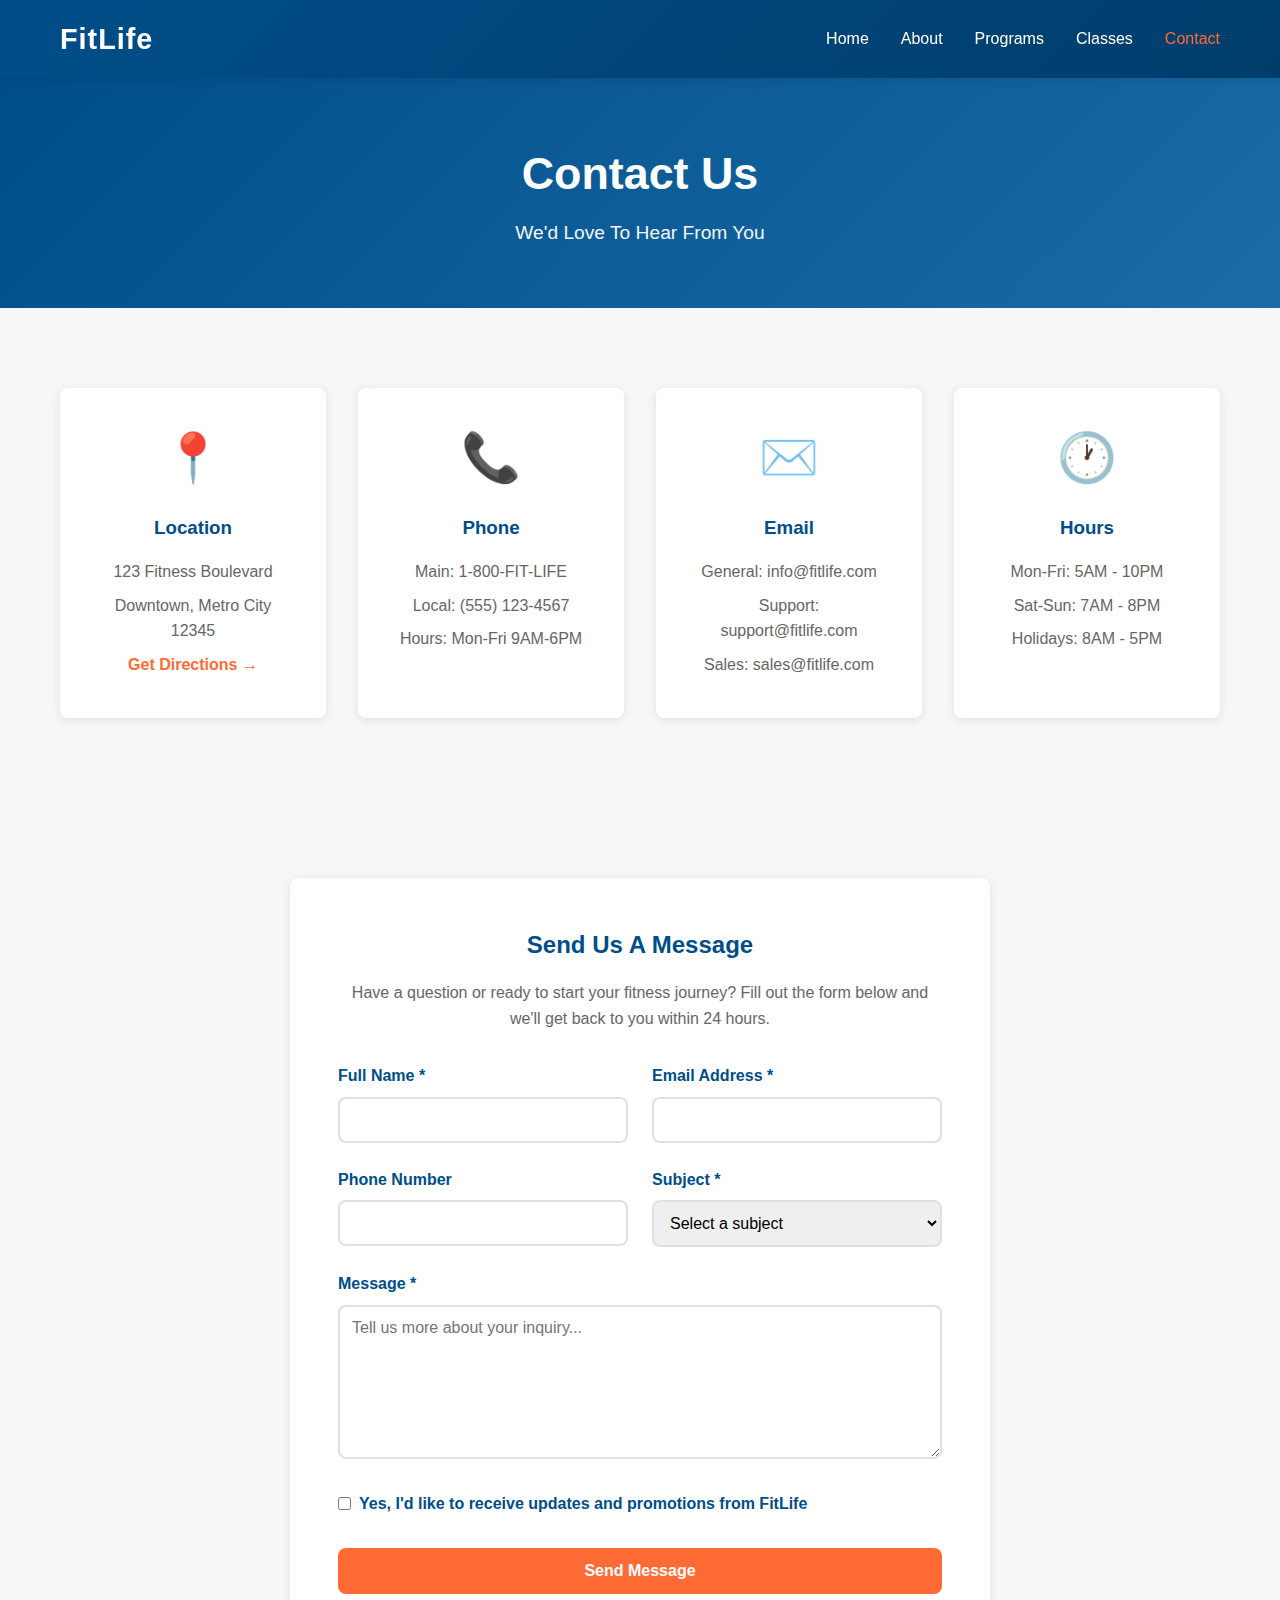
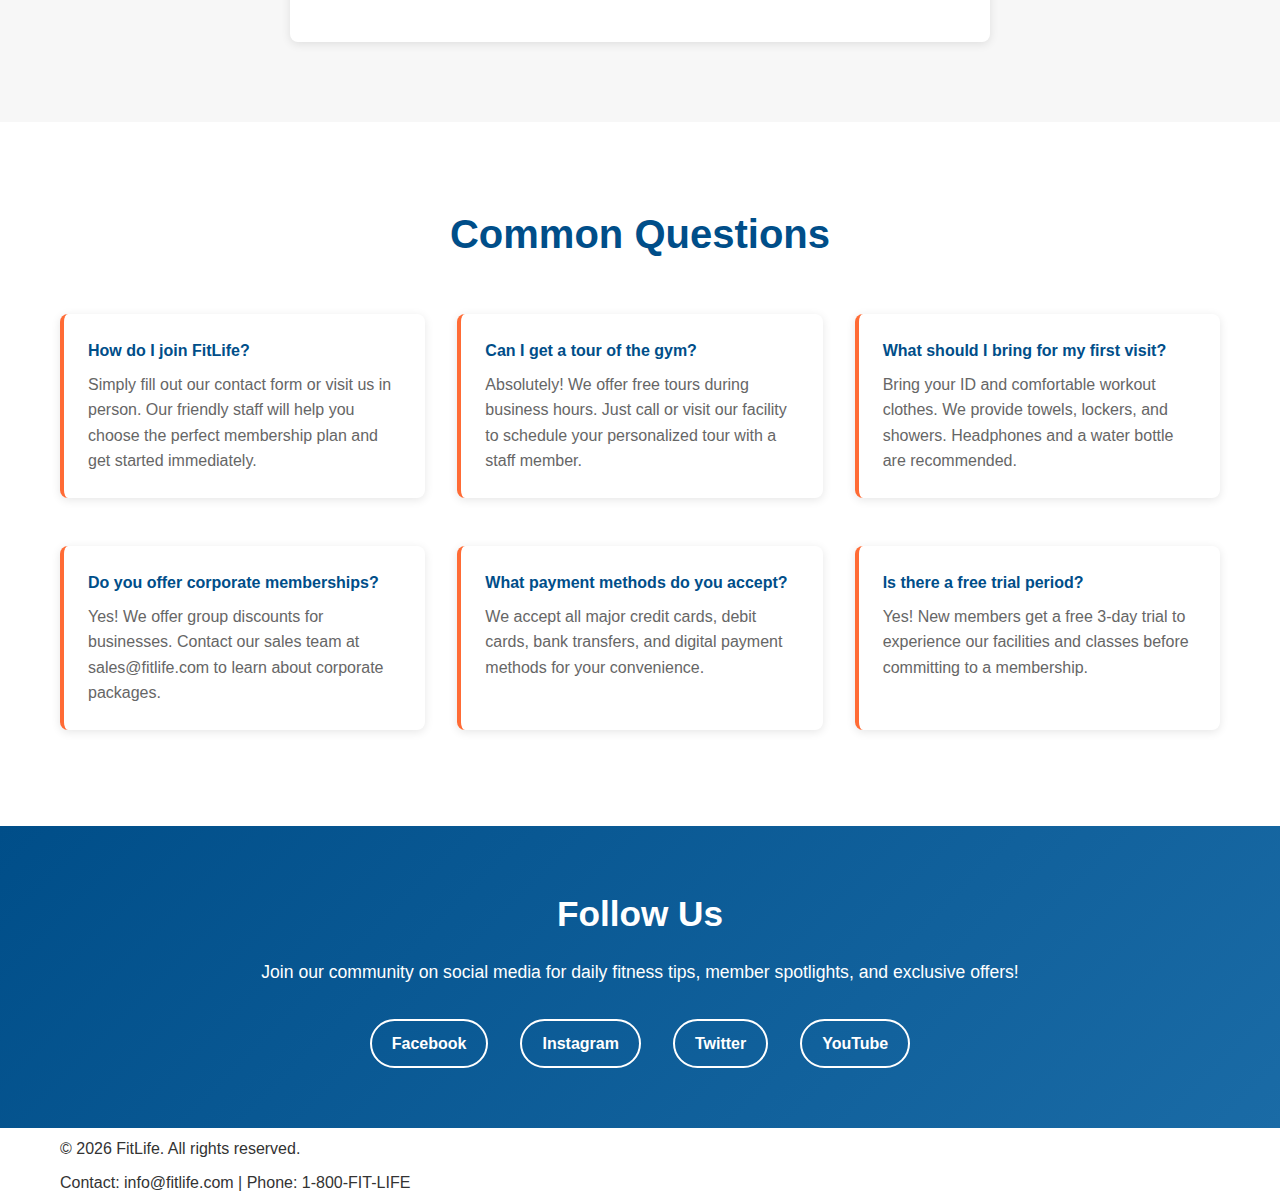
<file: no-framework/assignment-2.1/contact.html>
<!DOCTYPE html>
<html lang="en">
<head>
    <meta charset="UTF-8">
    <meta name="viewport" content="width=device-width, initial-scale=1.0">
    <title>Contact Us - FitLife</title>
    <link rel="stylesheet" href="styles.css">
</head>
<body>
    <!-- Header/Navigation -->
    <header class="navbar">
        <div class="container">
            <div class="logo">FitLife</div>
            <nav class="nav-links">
                <a href="index.html">Home</a>
                <a href="about.html">About</a>
                <a href="programs.html">Programs</a>
                <a href="classes.html">Classes</a>
                <a href="contact.html" class="active">Contact</a>
            </nav>
        </div>
    </header>

    <!-- Page Header -->
    <section class="page-header">
        <h1>Contact Us</h1>
        <p>We'd Love To Hear From You</p>
    </section>

    <!-- Contact Information -->
    <section class="contact-info-section">
        <div class="container">
            <div class="contact-grid">
                <div class="contact-card">
                    <div class="contact-icon">📍</div>
                    <h3>Location</h3>
                    <p>123 Fitness Boulevard</p>
                    <p>Downtown, Metro City 12345</p>
                    <p class="directions"><a href="#">Get Directions →</a></p>
                </div>
                <div class="contact-card">
                    <div class="contact-icon">📞</div>
                    <h3>Phone</h3>
                    <p>Main: 1-800-FIT-LIFE</p>
                    <p>Local: (555) 123-4567</p>
                    <p>Hours: Mon-Fri 9AM-6PM</p>
                </div>
                <div class="contact-card">
                    <div class="contact-icon">✉️</div>
                    <h3>Email</h3>
                    <p>General: info@fitlife.com</p>
                    <p>Support: support@fitlife.com</p>
                    <p>Sales: sales@fitlife.com</p>
                </div>
                <div class="contact-card">
                    <div class="contact-icon">🕐</div>
                    <h3>Hours</h3>
                    <p>Mon-Fri: 5AM - 10PM</p>
                    <p>Sat-Sun: 7AM - 8PM</p>
                    <p>Holidays: 8AM - 5PM</p>
                </div>
            </div>
        </div>
    </section>

    <!-- Contact Form -->
    <section class="contact-form-section">
        <div class="container">
            <div class="form-wrapper">
                <h2>Send Us A Message</h2>
                <p class="form-description">Have a question or ready to start your fitness journey? Fill out the form below and we'll get back to you within 24 hours.</p>
                
                <form class="contact-form">
                    <div class="form-row">
                        <div class="form-group">
                            <label for="name">Full Name *</label>
                            <input type="text" id="name" name="name" required>
                        </div>
                        <div class="form-group">
                            <label for="email">Email Address *</label>
                            <input type="email" id="email" name="email" required>
                        </div>
                    </div>

                    <div class="form-row">
                        <div class="form-group">
                            <label for="phone">Phone Number</label>
                            <input type="tel" id="phone" name="phone">
                        </div>
                        <div class="form-group">
                            <label for="subject">Subject *</label>
                            <select id="subject" name="subject" required>
                                <option value="">Select a subject</option>
                                <option value="membership">Membership Inquiry</option>
                                <option value="classes">Class Information</option>
                                <option value="training">Personal Training</option>
                                <option value="nutrition">Nutrition Services</option>
                                <option value="feedback">Feedback</option>
                                <option value="other">Other</option>
                            </select>
                        </div>
                    </div>

                    <div class="form-group full-width">
                        <label for="message">Message *</label>
                        <textarea id="message" name="message" rows="7" placeholder="Tell us more about your inquiry..." required></textarea>
                    </div>

                    <div class="form-group checkbox">
                        <input type="checkbox" id="newsletter" name="newsletter">
                        <label for="newsletter">Yes, I'd like to receive updates and promotions from FitLife</label>
                    </div>

                    <button type="submit" class="submit-button">Send Message</button>
                </form>
            </div>
        </div>
    </section>

    <!-- FAQ Section -->
    <section class="faq-contact">
        <div class="container">
            <h2>Common Questions</h2>
            <div class="faq-grid">
                <div class="faq-item">
                    <h4>How do I join FitLife?</h4>
                    <p>Simply fill out our contact form or visit us in person. Our friendly staff will help you choose the perfect membership plan and get started immediately.</p>
                </div>
                <div class="faq-item">
                    <h4>Can I get a tour of the gym?</h4>
                    <p>Absolutely! We offer free tours during business hours. Just call or visit our facility to schedule your personalized tour with a staff member.</p>
                </div>
                <div class="faq-item">
                    <h4>What should I bring for my first visit?</h4>
                    <p>Bring your ID and comfortable workout clothes. We provide towels, lockers, and showers. Headphones and a water bottle are recommended.</p>
                </div>
                <div class="faq-item">
                    <h4>Do you offer corporate memberships?</h4>
                    <p>Yes! We offer group discounts for businesses. Contact our sales team at sales@fitlife.com to learn about corporate packages.</p>
                </div>
                <div class="faq-item">
                    <h4>What payment methods do you accept?</h4>
                    <p>We accept all major credit cards, debit cards, bank transfers, and digital payment methods for your convenience.</p>
                </div>
                <div class="faq-item">
                    <h4>Is there a free trial period?</h4>
                    <p>Yes! New members get a free 3-day trial to experience our facilities and classes before committing to a membership.</p>
                </div>
            </div>
        </div>
    </section>

    <!-- Social Media Section -->
    <section class="social-section">
        <div class="container">
            <h2>Follow Us</h2>
            <p>Join our community on social media for daily fitness tips, member spotlights, and exclusive offers!</p>
            <div class="social-links">
                <a href="#" class="social-link">Facebook</a>
                <a href="#" class="social-link">Instagram</a>
                <a href="#" class="social-link">Twitter</a>
                <a href="#" class="social-link">YouTube</a>
            </div>
        </div>
    </section>

    <!-- Footer -->
    <footer class="footer">
        <div class="container">
            <p>&copy; 2026 FitLife. All rights reserved.</p>
            <p>Contact: info@fitlife.com | Phone: 1-800-FIT-LIFE</p>
        </div>
    </footer>
</body>
</html>
</file>
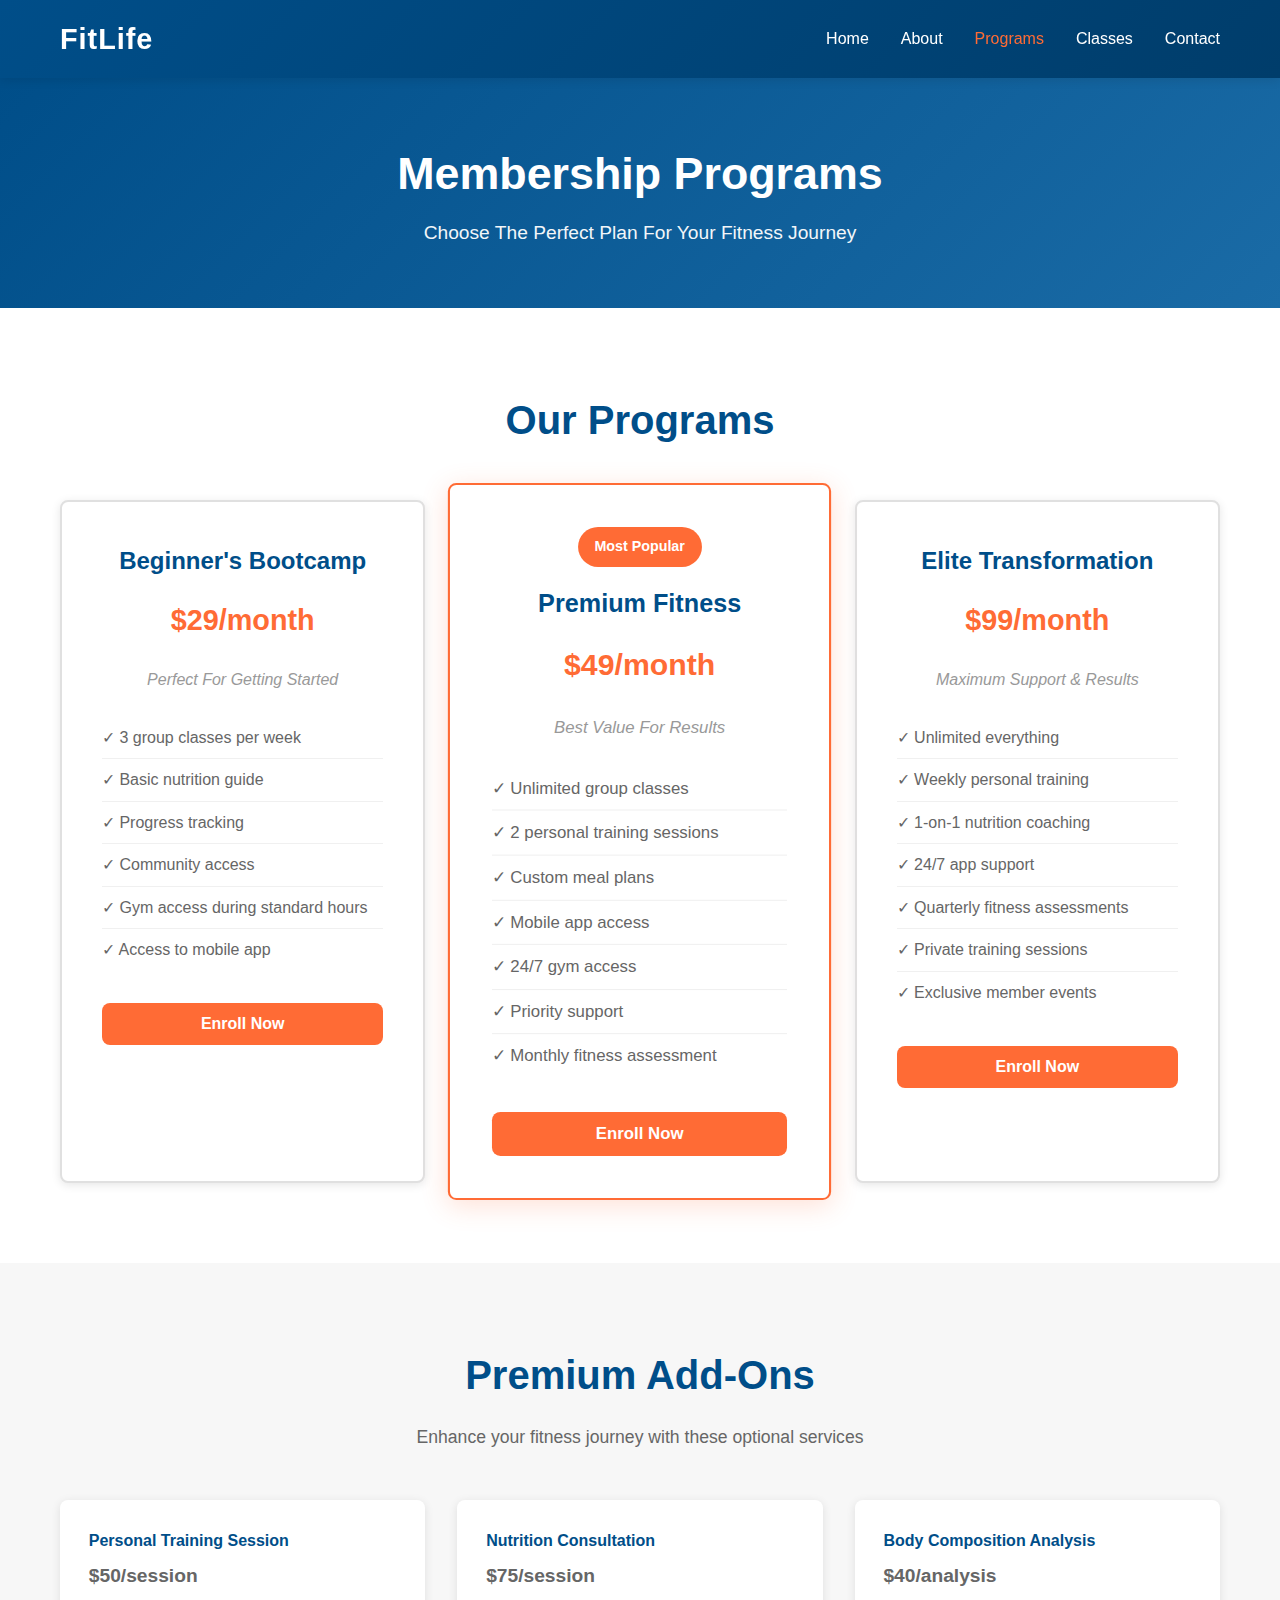
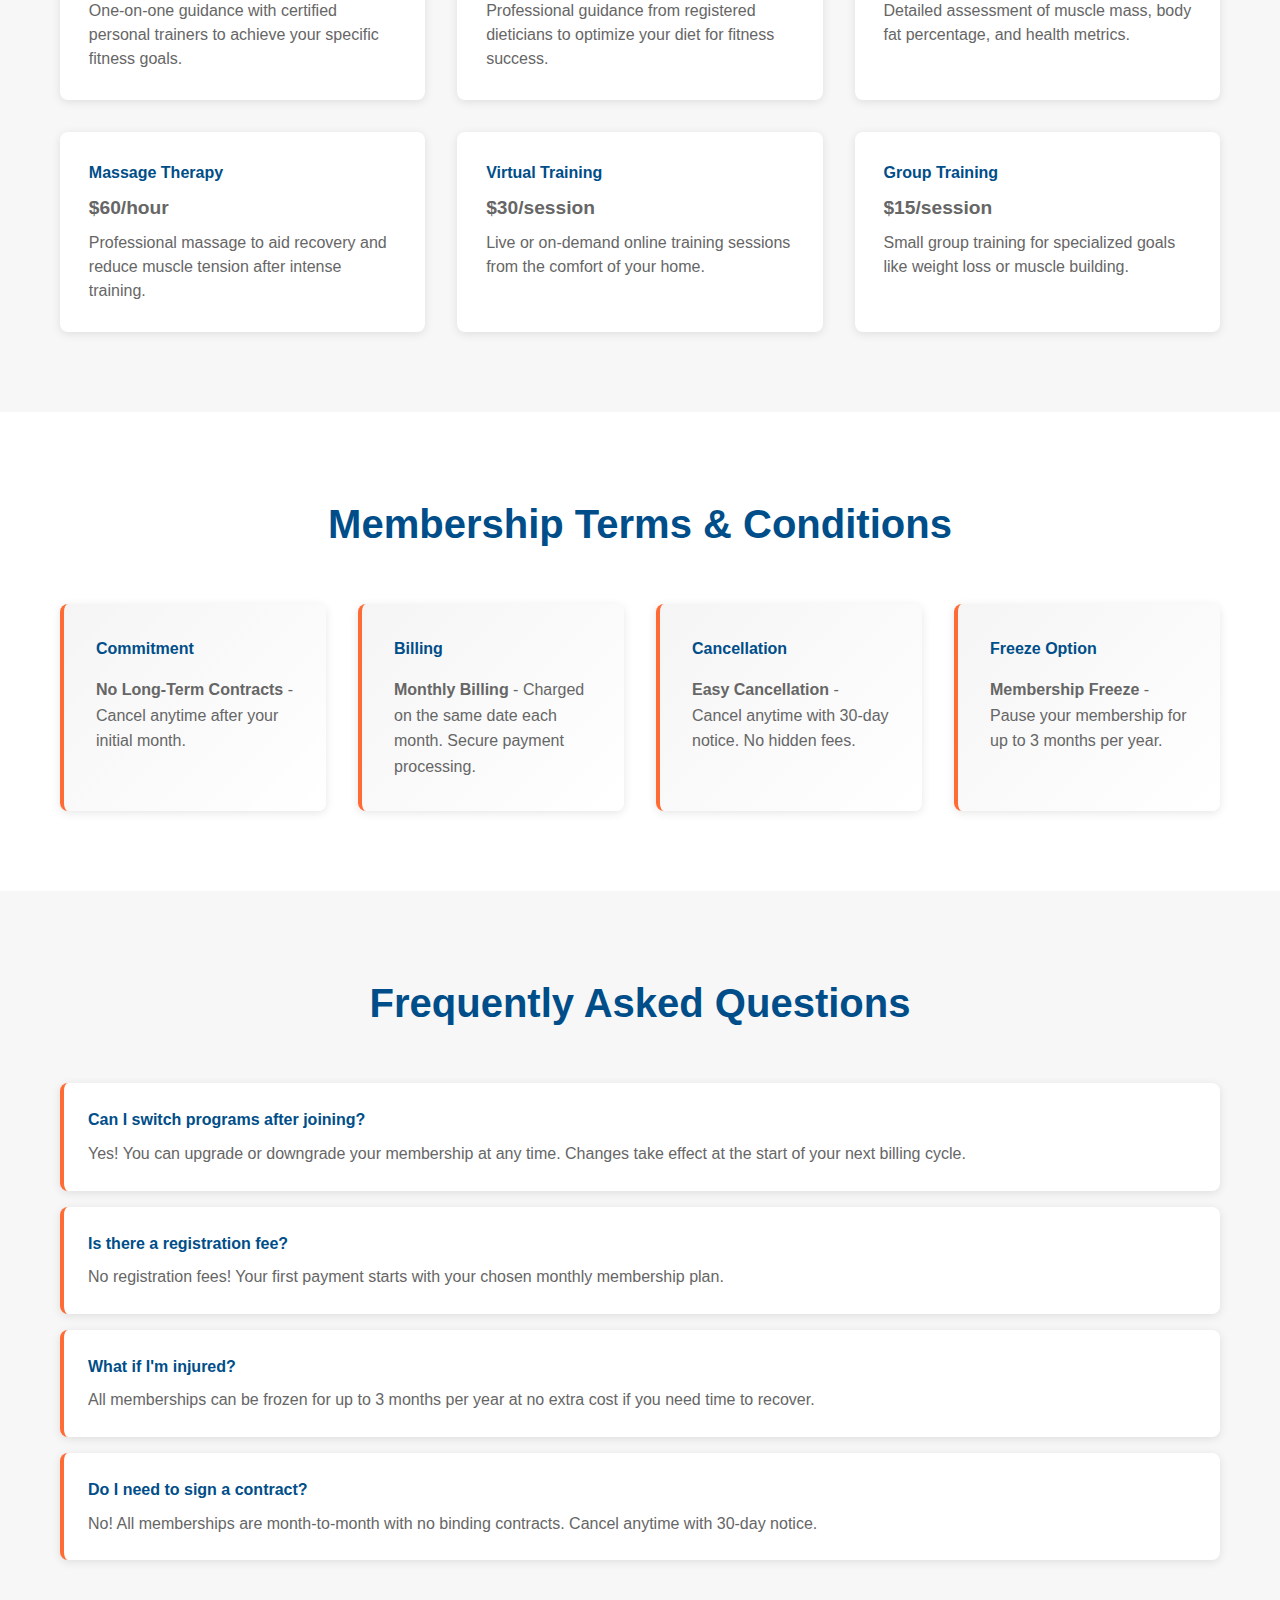
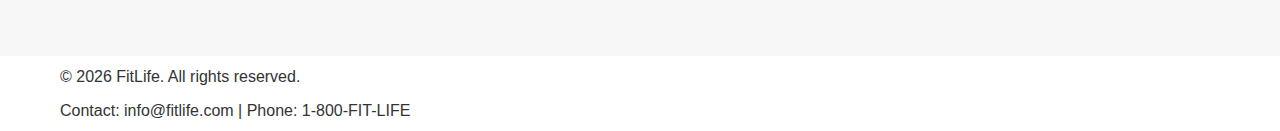
<file: no-framework/assignment-2.1/programs.html>
<!DOCTYPE html>
<html lang="en">
<head>
    <meta charset="UTF-8">
    <meta name="viewport" content="width=device-width, initial-scale=1.0">
    <title>Membership Programs - FitLife</title>
    <link rel="stylesheet" href="styles.css">
</head>
<body>
    <!-- Header/Navigation -->
    <header class="navbar">
        <div class="container">
            <div class="logo">FitLife</div>
            <nav class="nav-links">
                <a href="index.html">Home</a>
                <a href="about.html">About</a>
                <a href="programs.html" class="active">Programs</a>
                <a href="classes.html">Classes</a>
                <a href="contact.html">Contact</a>
            </nav>
        </div>
    </header>

    <!-- Page Header -->
    <section class="page-header">
        <h1>Membership Programs</h1>
        <p>Choose The Perfect Plan For Your Fitness Journey</p>
    </section>

    <!-- Membership Comparison -->
    <section class="programs-detailed">
        <div class="container">
            <h2>Our Programs</h2>
            <div class="programs-grid">
                <div class="program-card">
                    <h3>Beginner's Bootcamp</h3>
                    <p class="price">$29<span>/month</span></p>
                    <p class="tagline">Perfect For Getting Started</p>
                    <ul>
                        <li>✓ 3 group classes per week</li>
                        <li>✓ Basic nutrition guide</li>
                        <li>✓ Progress tracking</li>
                        <li>✓ Community access</li>
                        <li>✓ Gym access during standard hours</li>
                        <li>✓ Access to mobile app</li>
                    </ul>
                    <button class="enroll-button">Enroll Now</button>
                </div>
                <div class="program-card featured">
                    <div class="badge">Most Popular</div>
                    <h3>Premium Fitness</h3>
                    <p class="price">$49<span>/month</span></p>
                    <p class="tagline">Best Value For Results</p>
                    <ul>
                        <li>✓ Unlimited group classes</li>
                        <li>✓ 2 personal training sessions</li>
                        <li>✓ Custom meal plans</li>
                        <li>✓ Mobile app access</li>
                        <li>✓ 24/7 gym access</li>
                        <li>✓ Priority support</li>
                        <li>✓ Monthly fitness assessment</li>
                    </ul>
                    <button class="enroll-button">Enroll Now</button>
                </div>
                <div class="program-card">
                    <h3>Elite Transformation</h3>
                    <p class="price">$99<span>/month</span></p>
                    <p class="tagline">Maximum Support & Results</p>
                    <ul>
                        <li>✓ Unlimited everything</li>
                        <li>✓ Weekly personal training</li>
                        <li>✓ 1-on-1 nutrition coaching</li>
                        <li>✓ 24/7 app support</li>
                        <li>✓ Quarterly fitness assessments</li>
                        <li>✓ Private training sessions</li>
                        <li>✓ Exclusive member events</li>
                    </ul>
                    <button class="enroll-button">Enroll Now</button>
                </div>
            </div>
        </div>
    </section>

    <!-- Add-On Services -->
    <section class="add-ons">
        <div class="container">
            <h2>Premium Add-Ons</h2>
            <p class="section-subtitle">Enhance your fitness journey with these optional services</p>
            <div class="addons-grid">
                <div class="addon-card">
                    <h4>Personal Training Session</h4>
                    <p class="addon-price">$50/session</p>
                    <p>One-on-one guidance with certified personal trainers to achieve your specific fitness goals.</p>
                </div>
                <div class="addon-card">
                    <h4>Nutrition Consultation</h4>
                    <p class="addon-price">$75/session</p>
                    <p>Professional guidance from registered dieticians to optimize your diet for fitness success.</p>
                </div>
                <div class="addon-card">
                    <h4>Body Composition Analysis</h4>
                    <p class="addon-price">$40/analysis</p>
                    <p>Detailed assessment of muscle mass, body fat percentage, and health metrics.</p>
                </div>
                <div class="addon-card">
                    <h4>Massage Therapy</h4>
                    <p class="addon-price">$60/hour</p>
                    <p>Professional massage to aid recovery and reduce muscle tension after intense training.</p>
                </div>
                <div class="addon-card">
                    <h4>Virtual Training</h4>
                    <p class="addon-price">$30/session</p>
                    <p>Live or on-demand online training sessions from the comfort of your home.</p>
                </div>
                <div class="addon-card">
                    <h4>Group Training</h4>
                    <p class="addon-price">$15/session</p>
                    <p>Small group training for specialized goals like weight loss or muscle building.</p>
                </div>
            </div>
        </div>
    </section>

    <!-- Contract Terms -->
    <section class="contract-info">
        <div class="container">
            <h2>Membership Terms & Conditions</h2>
            <div class="terms-grid">
                <div class="term-card">
                    <h4>Commitment</h4>
                    <p><strong>No Long-Term Contracts</strong> - Cancel anytime after your initial month.</p>
                </div>
                <div class="term-card">
                    <h4>Billing</h4>
                    <p><strong>Monthly Billing</strong> - Charged on the same date each month. Secure payment processing.</p>
                </div>
                <div class="term-card">
                    <h4>Cancellation</h4>
                    <p><strong>Easy Cancellation</strong> - Cancel anytime with 30-day notice. No hidden fees.</p>
                </div>
                <div class="term-card">
                    <h4>Freeze Option</h4>
                    <p><strong>Membership Freeze</strong> - Pause your membership for up to 3 months per year.</p>
                </div>
            </div>
        </div>
    </section>

    <!-- FAQ -->
    <section class="faq-section">
        <div class="container">
            <h2>Frequently Asked Questions</h2>
            <div class="faq-item">
                <h4>Can I switch programs after joining?</h4>
                <p>Yes! You can upgrade or downgrade your membership at any time. Changes take effect at the start of your next billing cycle.</p>
            </div>
            <div class="faq-item">
                <h4>Is there a registration fee?</h4>
                <p>No registration fees! Your first payment starts with your chosen monthly membership plan.</p>
            </div>
            <div class="faq-item">
                <h4>What if I'm injured?</h4>
                <p>All memberships can be frozen for up to 3 months per year at no extra cost if you need time to recover.</p>
            </div>
            <div class="faq-item">
                <h4>Do I need to sign a contract?</h4>
                <p>No! All memberships are month-to-month with no binding contracts. Cancel anytime with 30-day notice.</p>
            </div>
        </div>
    </section>

    <!-- Footer -->
    <footer class="footer">
        <div class="container">
            <p>&copy; 2026 FitLife. All rights reserved.</p>
            <p>Contact: info@fitlife.com | Phone: 1-800-FIT-LIFE</p>
        </div>
    </footer>
</body>
</html>
</file>
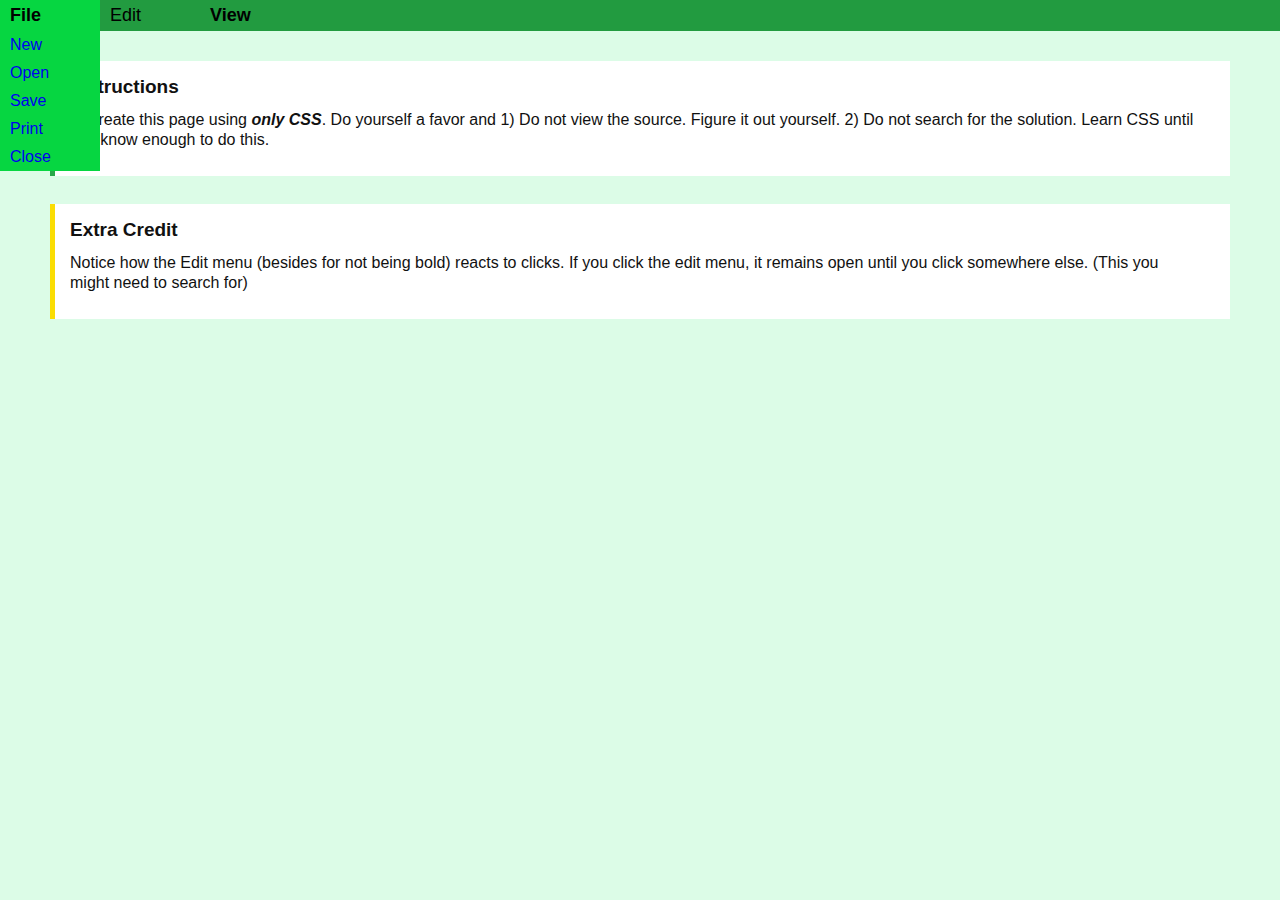
<file: no-framework/assignment-2.2 (Menu Cloning)/menu.html>
<!doctype html>
<html lang="en">
<head>
  <meta charset="UTF-8">
  <meta name="viewport" content="width=device-width, initial-scale=1.0">
  <title>Assignment 2 - Menu</title>
  <link rel="stylesheet" href="menu.css">
</head>

<body>
  <header class="topbar">

    <nav class="menu">
      <ul class="top">
        <li class="menu-item">
          <button type="button" class="menu-btn">File</button>
          <ul class="drop">
            <li><a href="#">New</a></li>
            <li><a href="#">Open</a></li>
            <li><a href="#">Save</a></li>
            <li><a href="#">Print</a></li>
            <li><a href="#">Close</a></li>
          </ul>
        </li>

        <li class="menu-item">
          <button type="button" class="menu-btn">Edit</button>
          <ul class="drop">
            <li><a href="#">Undo</a></li>
            <li><a href="#">Redo</a></li>
            <li><a href="#">Cut</a></li>
            <li><a href="#">Copy</a></li>
            <li><a href="#">Paste</a></li>
            <li><a href="#">Delete</a></li>
            <li><a href="#">Select All</a></li>
          </ul>
        </li>

        <li class="menu-item">
          <button type="button" class="menu-btn">View</button>
          <ul class="drop">
            <li><a href="#">Zoom In</a></li>
            <li><a href="#">Zoom Out</a></li>
            <li><a href="#">Actual Size</a></li>
            <li><a href="#">Fit Page</a></li>
            <li><a href="#">Fit Width</a></li>
            <li><a href="#">Fit Height</a></li>
            <li><a href="#">Rotate Left</a></li>
            <li><a href="#">Rotate Right</a></li>
            <li><a href="#">Full Screen</a></li>
          </ul>
        </li>
      </ul>
    </nav>
  </header>

  <main class="page">
  <section class="panel panel-green">
    <h3>Instructions</h3>
    <p>
      Recreate this page using <em><strong>only CSS</strong></em>. Do yourself a favor and
      1) Do not view the source. Figure it out yourself.
      2) Do not search for the solution. Learn CSS until you know enough to do this.
    </p>
  </section>

  <section class="panel panel-yellow">
    <h3>Extra Credit</h3>
    <p>
      Notice how the Edit menu (besides for not being bold) reacts to clicks.
      If you click the edit menu, it remains open until you click somewhere else.
      (This you might need to search for)
    </p>
  </section>
</main>
</body>
</html>
</file>
<file: no-framework/assignment-1/styles.css>
body {
  font-family: Arial, sans-serif;
  margin: 0;
  line-height: 1.6;
}

.container {
  max-width: 900px;
  margin: 0 auto;
  padding: 16px;
}

header {
  border-bottom: 1px solid #ddd;
  margin-bottom: 16px;
}

nav a {
  margin-right: 12px;
  text-decoration: none;
}

nav a.active {
  font-weight: bold;
}

button {
  padding: 10px 14px;
  cursor: pointer;
}

.message {
  margin-top: 12px;
  font-weight: bold;
}
</file>
<file: no-framework/assignment-2.2 (Menu Cloning)/menu.css>
* { box-sizing: border-box; }

body {
  margin: 0;
  font-family: Arial, Helvetica, sans-serif;
  background: #DCFCE7;
  color: #111;
}

.topbar{
  background: #229b40;
  height: 31px;
  display: flex;
  align-items: flex-start;
}

.menu .top{
  list-style: none;
  margin: 0;
  padding: 0;     
  display: flex;
  justify-content: flex-start;
  gap: 0;                    
}

.menu-item{
  position: relative;
  width: 100px;
}

.menu-btn{
  width: 100%;
  font-size: 18px;
  text-align: left;        
  padding: 5px 10px;
  border: 0;
  background: transparent;
}

/* Was knowing the normal one referenced this nth-child one from W3Schools */

/* Made top menu bold */
.menu-item .menu-btn { font-weight: 700; }

/* Made only Edit as unbold */
.menu-item:nth-child(2) .menu-btn { font-weight: 400; }

.drop {
  display: none;
  position: absolute;
  top: 100%;
  left: 0;
  background: #06d641;
  width: 100%;          
  margin: 0;
  padding: 0;
  list-style: none;
}

/* Keeping the dropdown open after click was learned from W3Schools (CSS Dropdown Menu) */

/* Dropdown opens over hover */
.menu-item:hover .drop { 
  display: block; 
}

/* Extra Credit Task*/
.menu-item:nth-child(2):focus-within .drop { 
  display: block; 
}

/* Highlight color when Edit dropdown is open*/
.menu-item:hover,
.menu-item:nth-child(2):focus-within{
  background: #06d641;
}

.drop a {
  display: block;
  padding: 5px 10px;
  text-decoration: none;
}

.drop a:hover {
  background: #08f34a;
}

.page {
  padding: 30px 16px;
}

.panel {
  background: #fff;
  width: 100%;                 
  max-width: 1180px;
  margin: 0 auto 28px;         
  padding: 15px 28px 27px 15px;
  border-left: 5px solid #2aa84a;
  box-sizing: border-box;      
}

.panel-green { border-left-color: #2aa84a; }
.panel-yellow { border-left-color: #fadd03; }

.panel h3 {
  margin: 0 0 12px 0;
  font-size: 19px;
  font-weight: 700;
}

.panel p {
  margin: 0;
  font-size: 16px;
  line-height: 1.22;
}
</file>
<file: no-framework/assignment-2.1/styles.css>
/* Reset and Base Styles */
* {
    margin: 0;
    padding: 0;
    box-sizing: border-box;
}

:root {
    --primary-color: #ff6b35;
    --secondary-color: #004e89;
    --light-bg: #f7f7f7;
    --dark-text: #333;
    --border-radius: 8px;
    --shadow: 0 2px 10px rgba(0, 0, 0, 0.1);
}

body {
    font-family: 'Segoe UI', Tahoma, Geneva, Verdana, sans-serif;
    line-height: 1.6;
    color: var(--dark-text);
}

.container {
    max-width: 1200px;
    margin: 0 auto;
    padding: 0 20px;
}

/* Header/Navbar */
.navbar {
    background: linear-gradient(135deg, var(--secondary-color) 0%, #003d6b 100%);
    padding: 1rem 0;
    position: sticky;
    top: 0;
    z-index: 100;
    box-shadow: var(--shadow);
}

.navbar .container {
    display: flex;
    justify-content: space-between;
    align-items: center;
}

.logo {
    font-size: 1.8rem;
    font-weight: bold;
    color: #fff;
    letter-spacing: 1px;
}

.nav-links {
    display: flex;
    gap: 2rem;
}

.nav-links a {
    color: #fff;
    text-decoration: none;
    font-weight: 500;
    transition: color 0.3s ease;
}

.nav-links a:hover,
.nav-links a.active {
    color: var(--primary-color);
}

/* Hero Section */
.hero {
    background: linear-gradient(135deg, var(--secondary-color) 0%, #1a6ba6 100%);
    color: #fff;
    text-align: center;
    padding: 100px 20px;
    min-height: 500px;
    display: flex;
    align-items: center;
    justify-content: center;
}

.hero-content {
    max-width: 600px;
}

.hero h1 {
    font-size: 3.5rem;
    margin-bottom: 1rem;
    font-weight: 700;
    letter-spacing: 1px;
}

.hero p {
    font-size: 1.3rem;
    margin-bottom: 2rem;
    opacity: 0.95;
}

.cta-button {
    background: var(--primary-color);
    color: #fff;
    border: none;
    padding: 15px 45px;
    font-size: 1.1rem;
    border-radius: var(--border-radius);
    cursor: pointer;
    font-weight: 600;
    transition: all 0.3s ease;
    box-shadow: var(--shadow);
}

.cta-button:hover {
    background: #e55a2b;
    transform: translateY(-2px);
    box-shadow: 0 4px 15px rgba(255, 107, 53, 0.3);
}

/* Services Section */
.services {
    padding: 80px 20px;
    background: var(--light-bg);
}

.services h2 {
    text-align: center;
    font-size: 2.5rem;
    margin-bottom: 3rem;
    color: var(--secondary-color);
}

.services-grid {
    display: grid;
    grid-template-columns: repeat(auto-fit, minmax(250px, 1fr));
    gap: 2rem;
}

.service-card {
    background: #fff;
    padding: 2rem;
    border-radius: var(--border-radius);
    box-shadow: var(--shadow);
    text-align: center;
    transition: all 0.3s ease;
}

.service-card:hover {
    transform: translateY(-5px);
    box-shadow: 0 5px 20px rgba(0, 0, 0, 0.15);
}

.service-icon {
    font-size: 3rem;
    margin-bottom: 1rem;
}

.service-card h3 {
    color: var(--secondary-color);
    margin-bottom: 0.5rem;
    font-size: 1.4rem;
}

.service-card p {
    color: #666;
    line-height: 1.5;
}

/* Programs Section */
.programs {
    padding: 80px 20px;
}

.programs h2 {
    text-align: center;
    font-size: 2.5rem;
    margin-bottom: 3rem;
    color: var(--secondary-color);
}

.programs-grid {
    display: grid;
    grid-template-columns: repeat(auto-fit, minmax(300px, 1fr));
    gap: 2rem;
}

.program-card {
    background: #fff;
    padding: 2.5rem;
    border-radius: var(--border-radius);
    box-shadow: var(--shadow);
    border: 2px solid #e0e0e0;
    text-align: center;
    transition: all 0.3s ease;
}

.program-card:hover {
    transform: translateY(-5px);
    box-shadow: 0 5px 20px rgba(0, 0, 0, 0.15);
}

.program-card.featured {
    border-color: var(--primary-color);
    transform: scale(1.05);
    box-shadow: 0 5px 25px rgba(255, 107, 53, 0.2);
}

.program-card h3 {
    color: var(--secondary-color);
    margin-bottom: 1rem;
    font-size: 1.5rem;
}

.program-card .price {
    color: var(--primary-color);
    font-size: 1.8rem;
    font-weight: bold;
    margin-bottom: 1.5rem;
}

.program-card ul {
    list-style: none;
    margin-bottom: 2rem;
    text-align: left;
}

.program-card li {
    padding: 0.5rem 0;
    color: #666;
    border-bottom: 1px solid #f0f0f0;
}

.program-card li:last-child {
    border-bottom: none;
}

.enroll-button {
    background: var(--primary-color);
    color: #fff;
    border: none;
    padding: 12px 30px;
    font-size: 1rem;
    border-radius: var(--border-radius);
    cursor: pointer;
    font-weight: 600;
    transition: all 0.3s ease;
    width: 100%;
}

.enroll-button:hover {
    background: #e55a2b;
    transform: translateY(-2px);
}

/* Testimonials Section */
.testimonials {
    padding: 80px 20px;
    background: var(--light-bg);
}

.testimonials h2 {
    text-align: center;
    font-size: 2.5rem;
    margin-bottom: 3rem;
    color: var(--secondary-color);
}

.testimonials-grid {
    display: grid;
    grid-template-columns: repeat(auto-fit, minmax(280px, 1fr));
    gap: 2rem;
}

.testimonial-card {
    background: #fff;
    padding: 2rem;
    border-radius: var(--border-radius);
    box-shadow: var(--shadow);
}

.testimonial-card .stars {
    font-size: 1.2rem;
    margin-bottom: 1rem;
}

.testimonial-card p {
    color: #666;
    margin-bottom: 1rem;
    line-height: 1.6;
    font-style: italic;
}

.testimonial-card .author {
    color: var(--secondary-color);
    font-weight: 600;
    font-style: normal;
}

/* Get Started Section */
.get-started {
    padding: 80px 20px;
    text-align: center;
    background: linear-gradient(135deg, var(--secondary-color) 0%, #1a6ba6 100%);
    color: #fff;
}

.get-started h2 {
    font-size: 2.5rem;
    margin-bottom: 1rem;
}

.get-started p {
    font-size: 1.2rem;
    margin-bottom: 2rem;
}

/* Page Header */
.page-header {
    background: linear-gradient(135deg, var(--secondary-color) 0%, #1a6ba6 100%);
    color: #fff;
    text-align: center;
    padding: 60px 20px;
}

.page-header h1 {
    font-size: 2.8rem;
    margin-bottom: 0.5rem;
}

.page-header p {
    font-size: 1.2rem;
    opacity: 0.95;
}

/* Contact Form Section */
.contact-form-section {
    padding: 80px 20px;
    background: var(--light-bg);
}

.form-wrapper {
    max-width: 700px;
    margin: 0 auto;
    background: #fff;
    padding: 3rem;
    border-radius: var(--border-radius);
    box-shadow: var(--shadow);
}

.form-wrapper h2 {
    color: var(--secondary-color);
    text-align: center;
    margin-bottom: 1rem;
}

.form-description {
    text-align: center;
    color: #666;
    margin-bottom: 2rem;
}

/* Contact Form */
.contact-form {
    display: flex;
    flex-direction: column;
}

.form-row {
    display: grid;
    grid-template-columns: 1fr 1fr;
    gap: 1.5rem;
}

.form-row.full-width {
    grid-template-columns: 1fr;
}

.form-group {
    margin-bottom: 1.5rem;
}

.form-group.full-width {
    grid-column: 1 / -1;
}

.form-group.checkbox {
    display: flex;
    align-items: center;
    margin-bottom: 2rem;
}

.form-group.checkbox input {
    width: auto;
    margin-right: 0.5rem;
}

.form-group.checkbox label {
    margin-bottom: 0;
}

.form-group label {
    display: block;
    margin-bottom: 0.5rem;
    color: var(--secondary-color);
    font-weight: 600;
}

.form-group input,
.form-group textarea,
.form-group select {
    width: 100%;
    padding: 12px;
    border: 2px solid #e0e0e0;
    border-radius: var(--border-radius);
    font-family: inherit;
    font-size: 1rem;
    transition: border-color 0.3s ease;
}

.form-group input:focus,
.form-group textarea:focus,
.form-group select:focus {
    outline: none;
    border-color: var(--primary-color);
}

.submit-button {
    width: 100%;
    background: var(--primary-color);
    color: #fff;
    border: none;
    padding: 14px;
    font-size: 1rem;
    border-radius: var(--border-radius);
    cursor: pointer;
    font-weight: 600;
    transition: all 0.3s ease;
}

.submit-button:hover {
    background: #e55a2b;
    transform: translateY(-2px);
}

/* About Section */
.about-section {
    padding: 80px 20px;
}

.about-content {
    max-width: 800px;
    margin: 0 auto 3rem;
    line-height: 1.8;
}

.about-content h2 {
    color: var(--secondary-color);
    font-size: 2.2rem;
    margin-bottom: 1.5rem;
}

.about-content p {
    color: #666;
    margin-bottom: 1.5rem;
    font-size: 1.05rem;
}

.mission-vision {
    display: grid;
    grid-template-columns: repeat(auto-fit, minmax(250px, 1fr));
    gap: 2rem;
    margin-top: 3rem;
}

.mission-card {
    background: #fff;
    padding: 2rem;
    border-radius: var(--border-radius);
    box-shadow: var(--shadow);
    border-left: 4px solid var(--primary-color);
}

.mission-card h3 {
    color: var(--secondary-color);
    margin-bottom: 1rem;
}

.mission-card p {
    color: #666;
    line-height: 1.6;
}

/* Team Section */
.team-section {
    padding: 80px 20px;
    background: var(--light-bg);
}

.team-section h2 {
    text-align: center;
    font-size: 2.5rem;
    margin-bottom: 3rem;
    color: var(--secondary-color);
}

.team-grid {
    display: grid;
    grid-template-columns: repeat(auto-fit, minmax(250px, 1fr));
    gap: 2rem;
}

.team-member {
    background: #fff;
    padding: 2rem;
    border-radius: var(--border-radius);
    box-shadow: var(--shadow);
    text-align: center;
    transition: all 0.3s ease;
}

.team-member:hover {
    transform: translateY(-5px);
    box-shadow: 0 5px 20px rgba(0, 0, 0, 0.15);
}

.member-avatar {
    font-size: 4rem;
    margin-bottom: 1rem;
}

.team-member h3 {
    color: var(--secondary-color);
    margin-bottom: 0.5rem;
}

.member-title {
    color: var(--primary-color);
    font-weight: 600;
    margin-bottom: 1rem;
}

.team-member p {
    color: #666;
    font-size: 0.95rem;
}

/* Stats Section */
.stats-section {
    padding: 80px 20px;
}

.stats-section h2 {
    text-align: center;
    font-size: 2.5rem;
    margin-bottom: 3rem;
    color: var(--secondary-color);
}

.stats-grid {
    display: grid;
    grid-template-columns: repeat(auto-fit, minmax(200px, 1fr));
    gap: 2rem;
}

.stat-card {
    background: linear-gradient(135deg, var(--primary-color) 0%, #e55a2b 100%);
    color: #fff;
    padding: 2rem;
    border-radius: var(--border-radius);
    text-align: center;
    box-shadow: var(--shadow);
}

.stat-number {
    font-size: 2.5rem;
    font-weight: 700;
    display: block;
    margin-bottom: 0.5rem;
}

.stat-card p {
    font-size: 1.1rem;
}

/* Why Us Section */
.why-us {
    padding: 80px 20px;
    background: var(--light-bg);
}

.why-us h2 {
    text-align: center;
    font-size: 2.5rem;
    margin-bottom: 3rem;
    color: var(--secondary-color);
}

.features-list {
    display: grid;
    grid-template-columns: repeat(auto-fit, minmax(280px, 1fr));
    gap: 2rem;
}

.feature-item {
    background: #fff;
    padding: 1.5rem;
    border-radius: var(--border-radius);
    box-shadow: var(--shadow);
}

.feature-icon {
    display: inline-block;
    width: 40px;
    height: 40px;
    background: var(--primary-color);
    color: #fff;
    line-height: 40px;
    text-align: center;
    border-radius: 50%;
    font-weight: bold;
    margin-bottom: 1rem;
    font-size: 1.2rem;
}

.feature-item h4 {
    color: var(--secondary-color);
    margin-bottom: 0.5rem;
}

.feature-item p {
    color: #666;
}

/* Classes Section */
.classes-section {
    padding: 80px 20px;
}

.classes-section h2 {
    text-align: center;
    font-size: 2.5rem;
    margin-bottom: 3rem;
    color: var(--secondary-color);
}

.classes-grid {
    display: grid;
    grid-template-columns: repeat(auto-fit, minmax(300px, 1fr));
    gap: 2rem;
}

.class-card {
    background: #fff;
    border: 2px solid #e0e0e0;
    border-radius: var(--border-radius);
    padding: 2rem;
    box-shadow: var(--shadow);
    transition: all 0.3s ease;
}

.class-card:hover {
    border-color: var(--primary-color);
    transform: translateY(-5px);
    box-shadow: 0 5px 20px rgba(0, 0, 0, 0.15);
}

.class-card h3 {
    color: var(--secondary-color);
    margin-bottom: 0.5rem;
}

.class-card .instructor {
    color: var(--primary-color);
    font-weight: 600;
    font-size: 0.9rem;
}

.class-card .level {
    background: #f0f0f0;
    padding: 0.25rem 0.75rem;
    border-radius: 20px;
    display: inline-block;
    font-size: 0.85rem;
    margin-bottom: 1rem;
    color: #666;
}

.class-details {
    margin: 1.5rem 0;
    padding: 1rem 0;
    border-top: 1px solid #e0e0e0;
    border-bottom: 1px solid #e0e0e0;
}

.class-details p {
    color: #666;
    margin-bottom: 0.5rem;
    font-size: 0.95rem;
}

.class-button {
    width: 100%;
    background: var(--primary-color);
    color: #fff;
    border: none;
    padding: 12px;
    border-radius: var(--border-radius);
    cursor: pointer;
    font-weight: 600;
    transition: all 0.3s ease;
}

.class-button:hover {
    background: #e55a2b;
    transform: translateY(-2px);
}

/* New Member Classes */
.new-member-classes {
    padding: 80px 20px;
    background: var(--light-bg);
}

.new-member-classes h2 {
    text-align: center;
    font-size: 2.5rem;
    margin-bottom: 1rem;
    color: var(--secondary-color);
}

.section-subtitle {
    text-align: center;
    color: #666;
    margin-bottom: 2rem;
    font-size: 1.1rem;
}

.free-classes-info {
    display: grid;
    grid-template-columns: repeat(auto-fit, minmax(280px, 1fr));
    gap: 2rem;
}

.info-card {
    background: #fff;
    padding: 2rem;
    border-radius: var(--border-radius);
    box-shadow: var(--shadow);
    text-align: center;
}

.info-card h4 {
    color: var(--secondary-color);
    margin-bottom: 1rem;
}

.info-card p {
    color: #666;
}

/* Class Benefits */
.class-benefits {
    padding: 80px 20px;
}

.class-benefits h2 {
    text-align: center;
    font-size: 2.5rem;
    margin-bottom: 3rem;
    color: var(--secondary-color);
}

.benefits-grid {
    display: grid;
    grid-template-columns: repeat(auto-fit, minmax(250px, 1fr));
    gap: 2rem;
}

.benefit-item {
    background: #fff;
    padding: 2rem;
    border-radius: var(--border-radius);
    box-shadow: var(--shadow);
    text-align: center;
    transition: all 0.3s ease;
}

.benefit-item:hover {
    transform: translateY(-5px);
    box-shadow: 0 5px 20px rgba(0, 0, 0, 0.15);
}

.benefit-icon {
    font-size: 3rem;
    margin-bottom: 1rem;
}

.benefit-item h4 {
    color: var(--secondary-color);
    margin-bottom: 0.5rem;
}

.benefit-item p {
    color: #666;
}

/* Programs Detailed */
.programs-detailed {
    padding: 80px 20px;
}

.programs-detailed h2 {
    text-align: center;
    font-size: 2.5rem;
    margin-bottom: 3rem;
    color: var(--secondary-color);
}

.program-card .badge {
    display: inline-block;
    background: var(--primary-color);
    color: #fff;
    padding: 0.5rem 1rem;
    border-radius: 20px;
    font-size: 0.85rem;
    font-weight: 600;
    margin-bottom: 1rem;
}

.program-card .tagline {
    color: #999;
    font-style: italic;
    margin-bottom: 1.5rem;
}

/* Add-ons Section */
.add-ons {
    padding: 80px 20px;
    background: var(--light-bg);
}

.add-ons h2 {
    text-align: center;
    font-size: 2.5rem;
    margin-bottom: 1rem;
    color: var(--secondary-color);
}

.addons-grid {
    display: grid;
    grid-template-columns: repeat(auto-fit, minmax(280px, 1fr));
    gap: 2rem;
    margin-top: 3rem;
}

.addon-card {
    background: #fff;
    padding: 1.8rem;
    border-radius: var(--border-radius);
    box-shadow: var(--shadow);
    transition: all 0.3s ease;
}

.addon-card:hover {
    transform: translateY(-5px);
    box-shadow: 0 5px 20px rgba(0, 0, 0, 0.15);
}

.addon-card h4 {
    color: var(--secondary-color);
    margin-bottom: 0.5rem;
}

.addon-price {
    color: var(--primary-color);
    font-weight: 600;
    font-size: 1.2rem;
    margin-bottom: 0.5rem;
}

.addon-card p {
    color: #666;
    line-height: 1.5;
}

/* Contract Info */
.contract-info {
    padding: 80px 20px;
}

.contract-info h2 {
    text-align: center;
    font-size: 2.5rem;
    margin-bottom: 3rem;
    color: var(--secondary-color);
}

.terms-grid {
    display: grid;
    grid-template-columns: repeat(auto-fit, minmax(250px, 1fr));
    gap: 2rem;
}

.term-card {
    background: linear-gradient(135deg, #f5f5f5 0%, #fff 100%);
    padding: 2rem;
    border-radius: var(--border-radius);
    box-shadow: var(--shadow);
    border-left: 4px solid var(--primary-color);
}

.term-card h4 {
    color: var(--secondary-color);
    margin-bottom: 1rem;
}

.term-card p {
    color: #666;
}

/* FAQ Section */
.faq-section {
    padding: 80px 20px;
    background: var(--light-bg);
}

.faq-section h2 {
    text-align: center;
    font-size: 2.5rem;
    margin-bottom: 3rem;
    color: var(--secondary-color);
}

.faq-item {
    background: #fff;
    padding: 1.5rem;
    margin-bottom: 1rem;
    border-radius: var(--border-radius);
    box-shadow: var(--shadow);
    border-left: 4px solid var(--primary-color);
}

.faq-item h4 {
    color: var(--secondary-color);
    margin-bottom: 0.5rem;
}

.faq-item p {
    color: #666;
}

/* Contact Info Section */
.contact-info-section {
    padding: 80px 20px;
    background: var(--light-bg);
}

.contact-grid {
    display: grid;
    grid-template-columns: repeat(auto-fit, minmax(250px, 1fr));
    gap: 2rem;
}

.contact-card {
    background: #fff;
    padding: 2rem;
    border-radius: var(--border-radius);
    box-shadow: var(--shadow);
    text-align: center;
    transition: all 0.3s ease;
}

.contact-card:hover {
    transform: translateY(-5px);
    box-shadow: 0 5px 20px rgba(0, 0, 0, 0.15);
}

.contact-icon {
    font-size: 3rem;
    margin-bottom: 1rem;
}

.contact-card h3 {
    color: var(--secondary-color);
    margin-bottom: 1rem;
}

.contact-card p {
    color: #666;
    margin-bottom: 0.5rem;
}

.directions a {
    color: var(--primary-color);
    text-decoration: none;
    font-weight: 600;
    transition: color 0.3s ease;
}

.directions a:hover {
    color: #e55a2b;
}

/* FAQ Contact */
.faq-contact {
    padding: 80px 20px;
}

.faq-contact h2 {
    text-align: center;
    font-size: 2.5rem;
    margin-bottom: 3rem;
    color: var(--secondary-color);
}

.faq-grid {
    display: grid;
    grid-template-columns: repeat(auto-fit, minmax(300px, 1fr));
    gap: 2rem;
}

/* Social Section */
.social-section {
    padding: 60px 20px;
    background: linear-gradient(135deg, var(--secondary-color) 0%, #1a6ba6 100%);
    color: #fff;
    text-align: center;
}

.social-section h2 {
    font-size: 2.2rem;
    margin-bottom: 1rem;
}

.social-section p {
    margin-bottom: 2rem;
    font-size: 1.1rem;
}

.social-links {
    display: flex;
    justify-content: center;
    gap: 2rem;
    flex-wrap: wrap;
}

.social-link {
    color: #fff;
    text-decoration: none;
    padding: 10px 20px;
    border: 2px solid #fff;
    border-radius: 25px;
    font-weight: 600;
    transition: all 0.3s ease;
}

.social-link:hover {
    background: var(--primary-color);
    border-color: var(--primary-color);
}

/* 
.submit-button {
    width: 100%;
    background: var(--primary-color);
    color: #fff;
    border: none;
    padding: 12px;
    font-size: 1rem;
    border-radius: var(--border-radius);
    cursor: pointer;
    font-weight: 600;
    transition: all 0.3s ease;
}

.submit-button:hover {
    background: #e55a2b;
    transform: translateY(-2px);
}
*/ Footer */
.footer {
    background: var(--secondary-color);
    color: #fff;
    text-align: center;
    padding: 2rem;
}

.footer p {
    margin: 0.5rem 0;
}

/* Responsive Design */
@media (max-width: 768px) {
    .hero h1 {
        font-size: 2.5rem;
    }

    .hero p {
        font-size: 1.1rem;
    }

    .nav-links {
        gap: 1rem;
        font-size: 0.9rem;
    }

    .program-card.featured {
        transform: scale(1);
    }

/* Responsive Design */
@media (max-width: 768px) {
    .hero h1 {
        font-size: 2.5rem;
    }

    .hero p {
        font-size: 1.1rem;
    }

    .nav-links {
        gap: 1rem;
        font-size: 0.9rem;
    }

    .program-card.featured {
        transform: scale(1);
    }

    .services h2,
    .programs h2,
    .testimonials h2 {
        font-size: 2rem;
    }

    .services-grid,
    .programs-grid,
    .testimonials-grid,
    .team-grid,
    .stats-grid,
    .classes-grid,
    .free-classes-info,
    .contact-grid,
    .faq-grid,
    .features-list {
        grid-template-columns: 1fr;
    }

    .form-row {
        grid-template-columns: 1fr;
    }

    .page-header h1 {
        font-size: 2rem;
    }
}

@media (max-width: 480px) {
    .hero {
        min-height: 400px;
        padding: 50px 20px;
    }

    .hero h1 {
        font-size: 2rem;
    }

    .hero p {
        font-size: 1rem;
    }

    .logo {
        font-size: 1.4rem;
    }

    .nav-links {
        flex-direction: column;
        gap: 0.5rem;
    }

    .cta-button {
        padding: 10px 30px;
        font-size: 1rem;
    }

    .social-links {
        flex-direction: column;
        gap: 1rem;
    }

    .social-link {
        width: 100%;
    }
}
}
</file>
